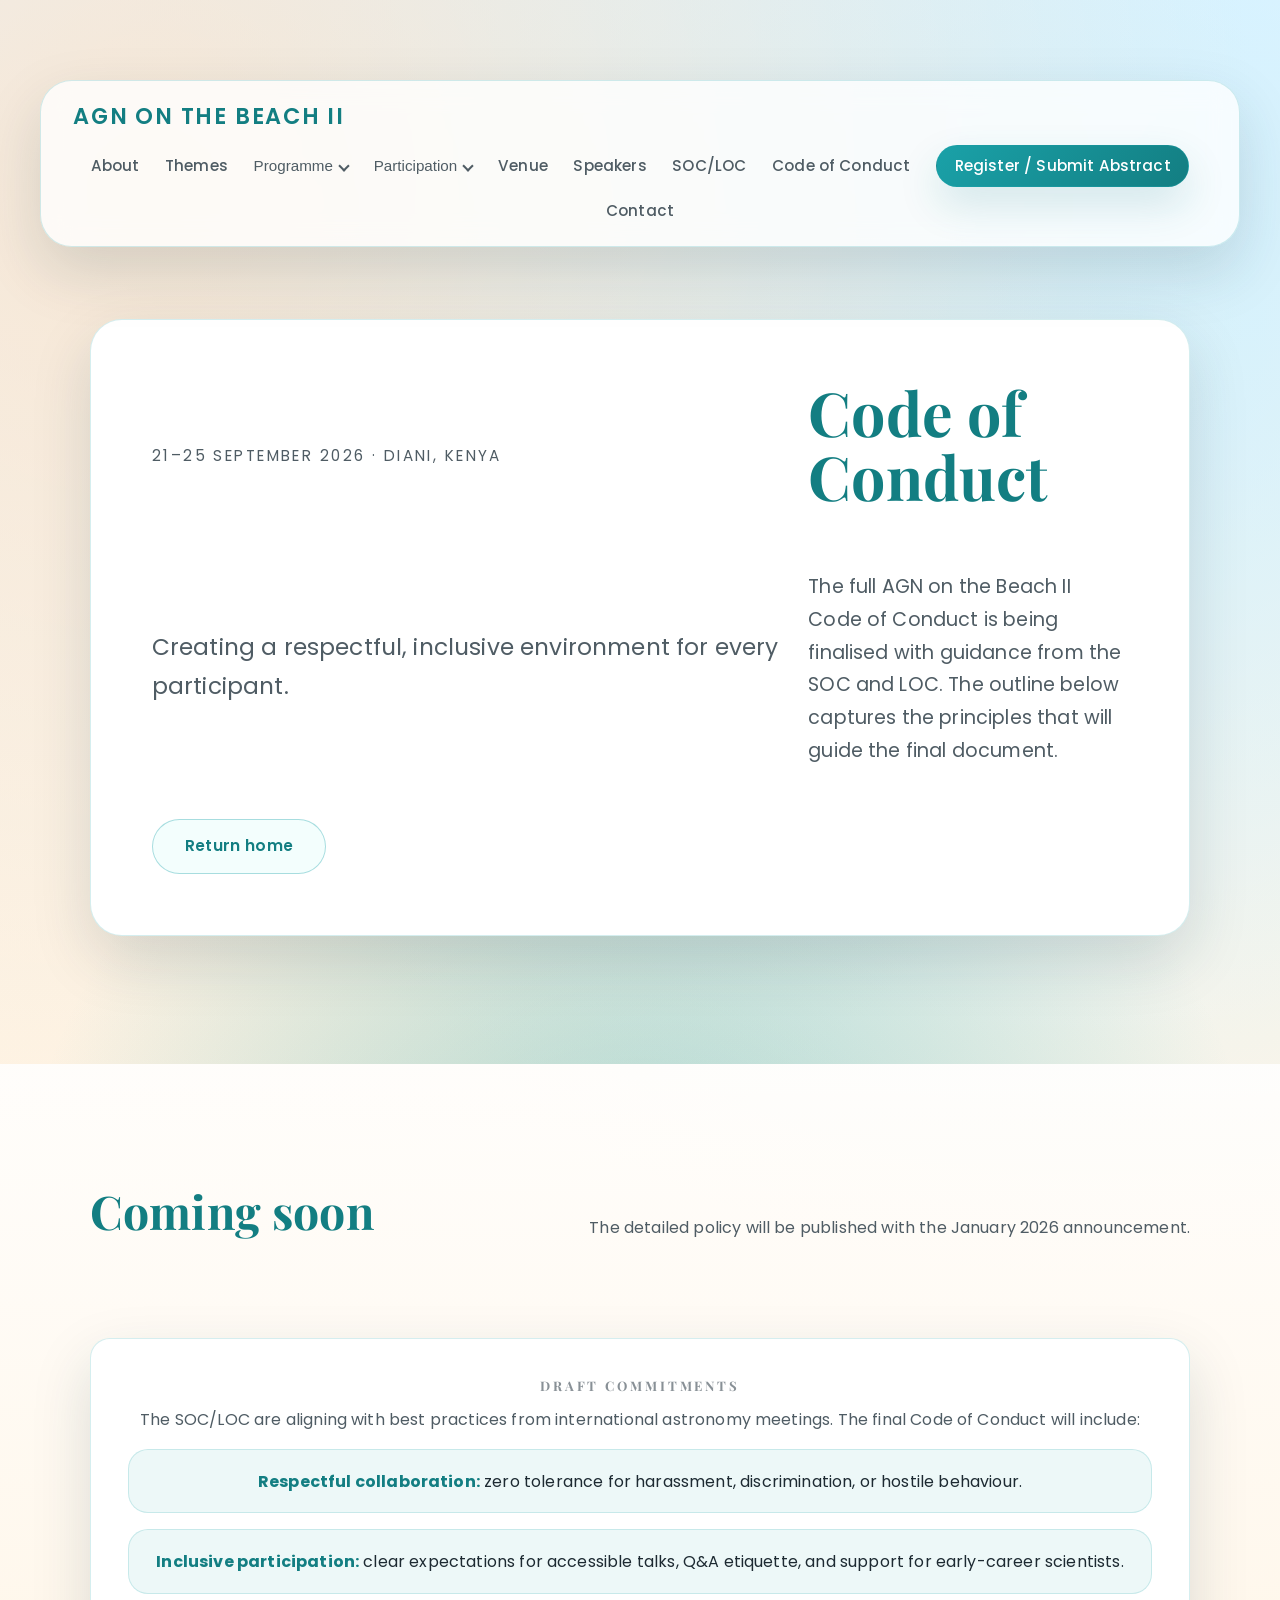
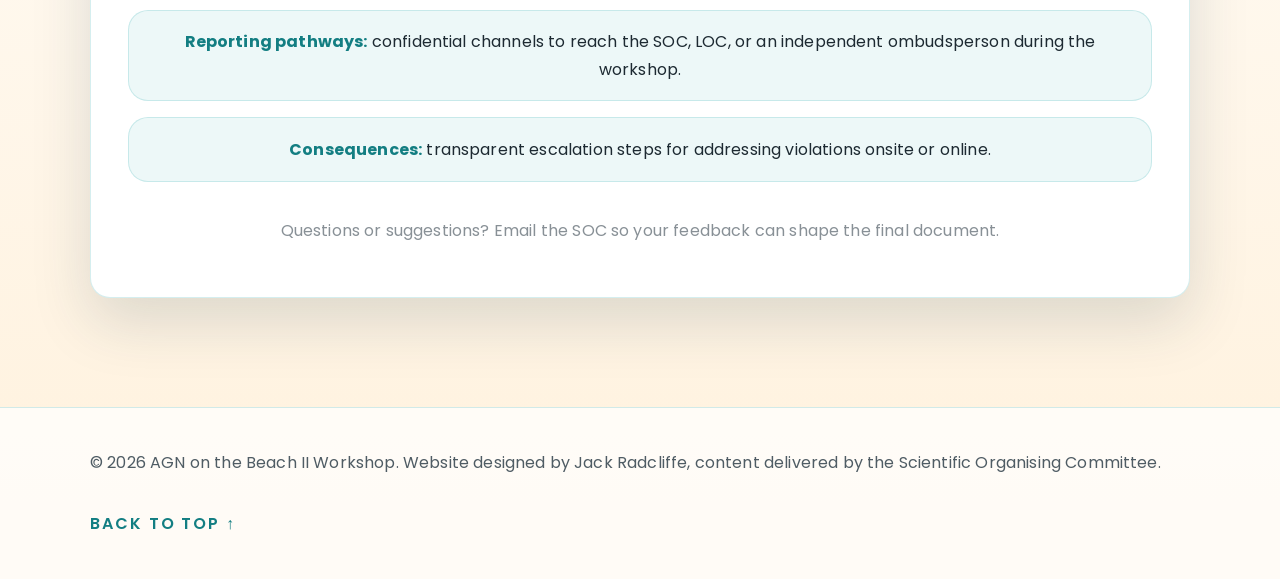
<file: code-of-conduct.html>
<!DOCTYPE html>
<html lang="en">
<head>
    <meta charset="UTF-8">
    <meta name="viewport" content="width=device-width, initial-scale=1.0">
    <title>AGN on the Beach II · Code of Conduct</title>
    <link rel="preconnect" href="https://fonts.googleapis.com">
    <link rel="preconnect" href="https://fonts.gstatic.com" crossorigin>
    <link href="https://fonts.googleapis.com/css2?family=Playfair+Display:wght@400;500;600;700&family=Poppins:wght@300;400;500;600;700&display=swap" rel="stylesheet">
    <link rel="stylesheet" href="assets/css/styles.css">
</head>
<body class="conduct-page">
    <header class="hero" id="top">
        <nav class="nav">
            <a class="logo" href="index.html">AGN on the Beach II</a>
            <button class="nav__toggle" aria-label="Toggle navigation">
                <span></span>
                <span></span>
                <span></span>
            </button>
            <ul class="nav__links">
                <li class="nav__item"><a class="nav__link" href="index.html#about">About</a></li>
                <li class="nav__item"><a class="nav__link" href="index.html#themes">Themes</a></li>
                <li class="nav__item nav__item--dropdown">
                    <button class="nav__link nav__link--dropdown" type="button" aria-haspopup="true" aria-expanded="false">
                        <span class="nav__link-text">Programme</span>
                        <span class="nav__caret" aria-hidden="true"></span>
                    </button>
                    <ul class="nav__dropdown" aria-label="Programme menu">
                        <li><a class="nav__dropdown-link" href="index.html#programme">Overview</a></li>
                        <li><a class="nav__dropdown-link" href="programme.html">Detailed schedule</a></li>
                    </ul>
                </li>
                <li class="nav__item nav__item--dropdown">
                    <button class="nav__link nav__link--dropdown" type="button" aria-haspopup="true" aria-expanded="false">
                        <span class="nav__link-text">Participation</span>
                        <span class="nav__caret" aria-hidden="true"></span>
                    </button>
                    <ul class="nav__dropdown" aria-label="Participation menu">
                        <li><a class="nav__dropdown-link" href="index.html#dates">Key dates</a></li>
                        <li><a class="nav__dropdown-link" href="participants.html">Registered participants</a></li>
                    </ul>
                </li>
                <li class="nav__item"><a class="nav__link" href="index.html#venue">Venue</a></li>
                <li class="nav__item"><a class="nav__link" href="index.html#speakers">Speakers</a></li>
                <li class="nav__item"><a class="nav__link" href="index.html#soc">SOC/LOC</a></li>
                <li class="nav__item"><a class="nav__link" href="code-of-conduct.html">Code of Conduct</a></li>
                <li class="nav__item"><a class="nav__link nav__link--cta" href="https://docs.google.com/forms/d/e/1FAIpQLScFsxsgMVXvBEpg8YYQevuiAPutCHsDCD7st_6bm3HIQUJVCA/viewform" target="_blank" rel="noopener">Register / Submit Abstract</a></li>
                <li class="nav__item"><a class="nav__link" href="index.html#contact">Contact</a></li>
            </ul>
        </nav>
        <div class="hero__content">
            <div class="hero__panel">
                <p class="eyebrow">21–25 September 2026 · Diani, Kenya</p>
                <h1>Code of Conduct</h1>
                <p class="lead">Creating a respectful, inclusive environment for every participant.</p>
                <p class="hero__description">The full AGN on the Beach II Code of Conduct is being finalised with guidance from the SOC and LOC. The outline below captures the principles that will guide the final document.</p>
                <div class="cta-group">
                    <a class="btn btn--ghost" href="index.html">Return home</a>
                </div>
            </div>
        </div>
    </header>

    <main>
        <section class="section" id="conduct">
            <div class="section__inner">
                <div class="section__header">
                    <h2>Coming soon</h2>
                    <p class="section__subhead">The detailed policy will be published with the January 2026 announcement.</p>
                </div>
                <article class="coming-soon-card">
                    <h3>Draft commitments</h3>
                    <p>The SOC/LOC are aligning with best practices from international astronomy meetings. The final Code of Conduct will include:</p>
                    <ul class="key-points">
                        <li><strong>Respectful collaboration:</strong> zero tolerance for harassment, discrimination, or hostile behaviour.</li>
                        <li><strong>Inclusive participation:</strong> clear expectations for accessible talks, Q&A etiquette, and support for early-career scientists.</li>
                        <li><strong>Reporting pathways:</strong> confidential channels to reach the SOC, LOC, or an independent ombudsperson during the workshop.</li>
                        <li><strong>Consequences:</strong> transparent escalation steps for addressing violations onsite or online.</li>
                    </ul>
                    <p class="programme__note">Questions or suggestions? Email the SOC so your feedback can shape the final document.</p>
                </article>
            </div>
        </section>
    </main>

    <footer class="footer">
        <div class="footer__inner">
            <p>&copy; 2026 AGN on the Beach II Workshop. Website designed by Jack Radcliffe, content delivered by the Scientific Organising Committee.</p>
            <a href="#top" class="back-to-top">Back to top ↑</a>
        </div>
    </footer>

    <script>
        const navToggle = document.querySelector('.nav__toggle');
        const navLinks = document.querySelector('.nav__links');
        const dropdownItems = document.querySelectorAll('.nav__item--dropdown');
        const dropdownLinks = document.querySelectorAll('.nav__dropdown-link');

        const closeDropdowns = () => {
            dropdownItems.forEach((item) => {
                const trigger = item.querySelector('.nav__link--dropdown');
                item.classList.remove('nav__item--open');
                if (trigger) {
                    trigger.setAttribute('aria-expanded', 'false');
                }
            });
        };

        if (navToggle && navLinks) {
            navToggle.addEventListener('click', () => {
                const isOpen = navLinks.classList.toggle('nav__links--open');
                navToggle.classList.toggle('nav__toggle--open', isOpen);
                if (!isOpen) {
                    closeDropdowns();
                }
            });
        }

        dropdownItems.forEach((item) => {
            const trigger = item.querySelector('.nav__link--dropdown');
            if (!trigger) return;
            trigger.addEventListener('click', (event) => {
                event.preventDefault();
                const isOpen = item.classList.contains('nav__item--open');
                closeDropdowns();
                if (!isOpen) {
                    item.classList.add('nav__item--open');
                    trigger.setAttribute('aria-expanded', 'true');
                }
            });
        });

        dropdownLinks.forEach((link) => {
            link.addEventListener('click', () => {
                closeDropdowns();
                if (navLinks) {
                    navLinks.classList.remove('nav__links--open');
                }
                if (navToggle) {
                    navToggle.classList.remove('nav__toggle--open');
                }
            });
        });

        document.addEventListener('click', (event) => {
            if (!event.target.closest('.nav')) {
                closeDropdowns();
            }
        });

        document.addEventListener('keydown', (event) => {
            if (event.key === 'Escape') {
                closeDropdowns();
                if (navLinks && navLinks.classList.contains('nav__links--open')) {
                    navLinks.classList.remove('nav__links--open');
                }
                if (navToggle) {
                    navToggle.classList.remove('nav__toggle--open');
                }
            }
        });
    </script>
</body>
</html>
</file>
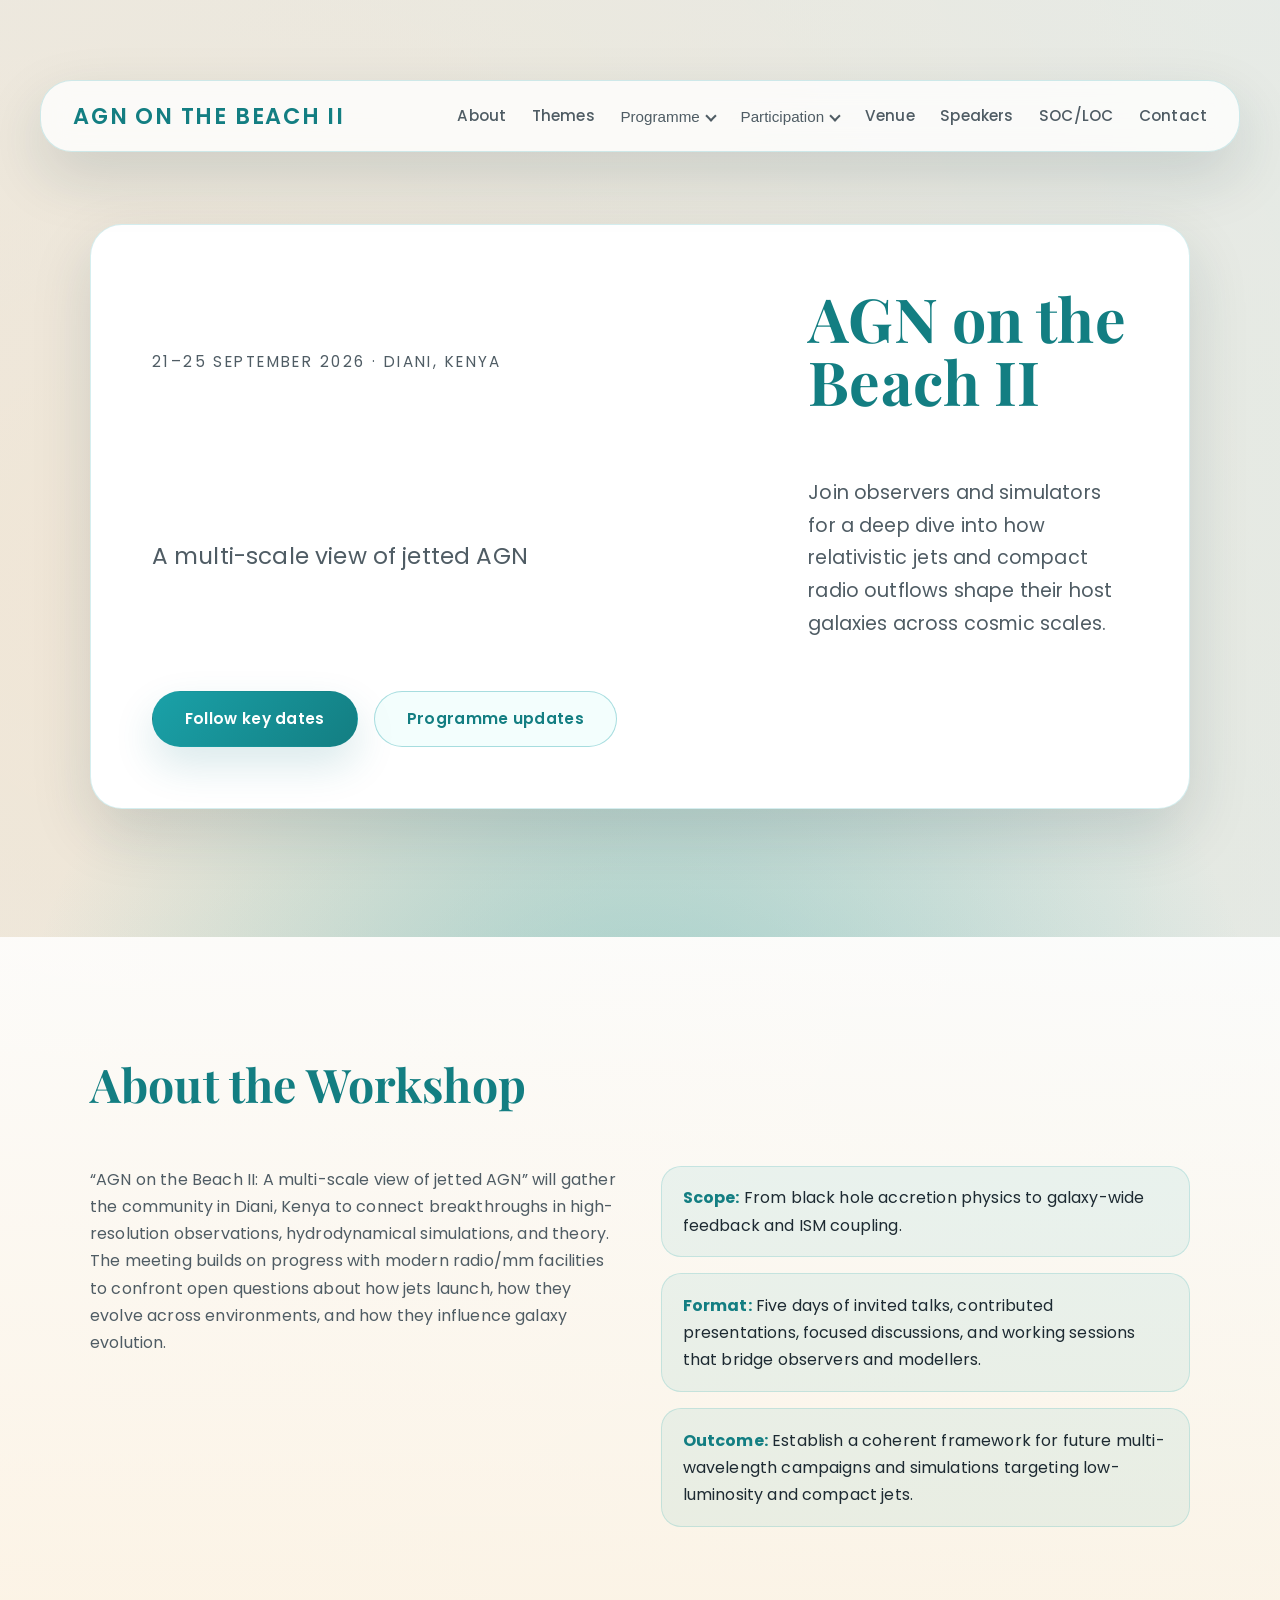
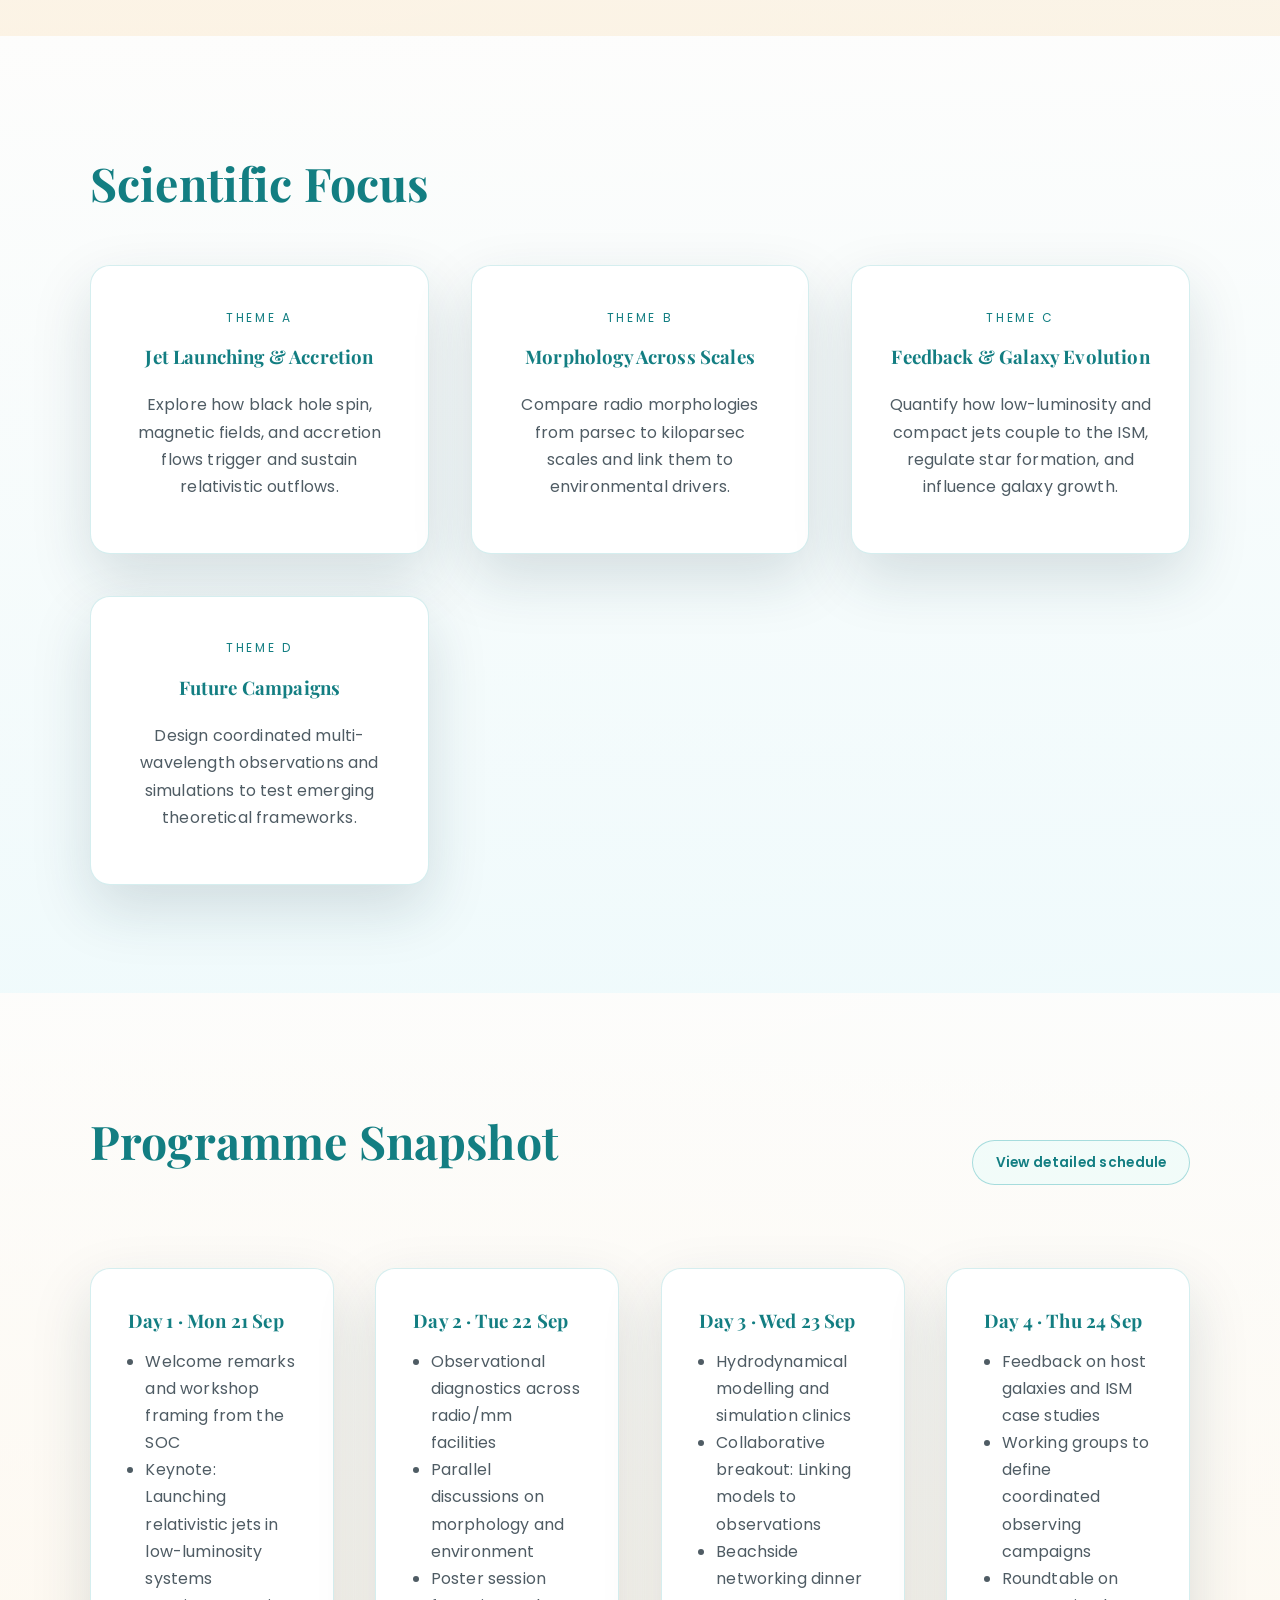
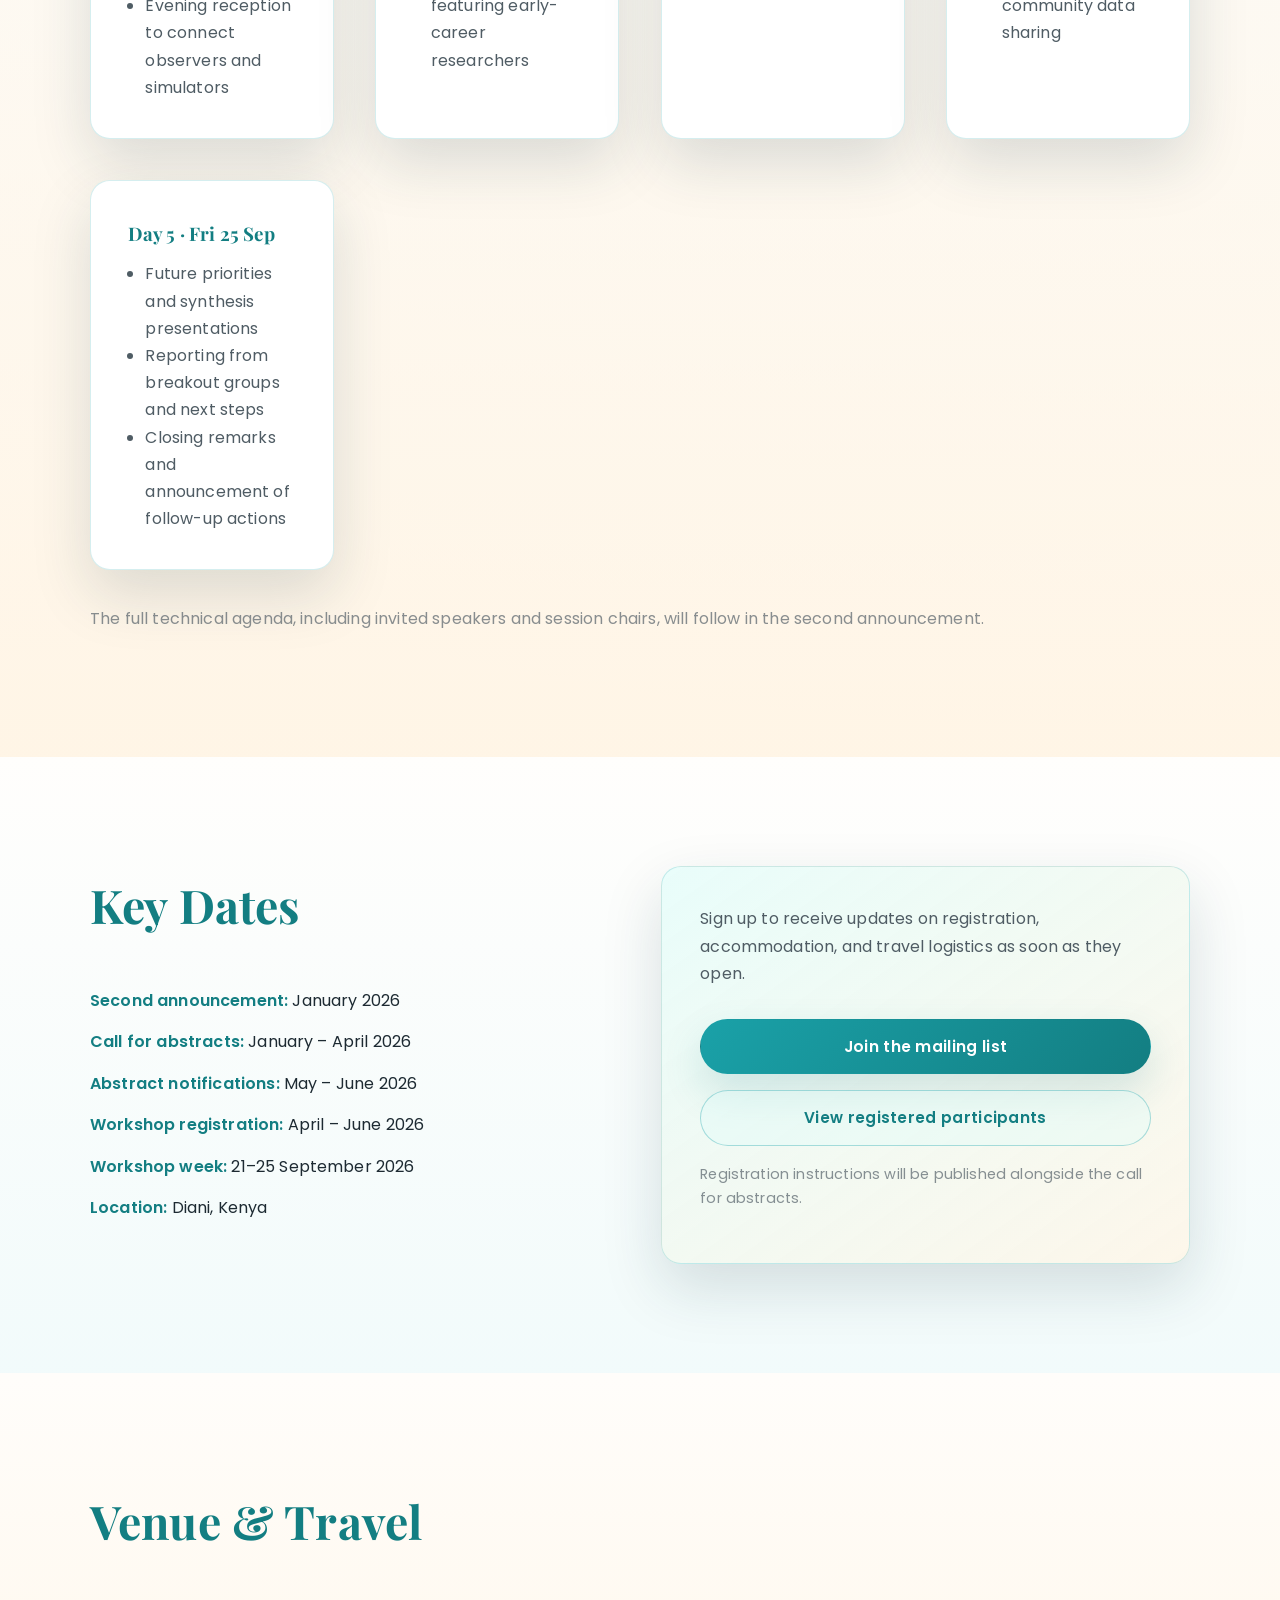
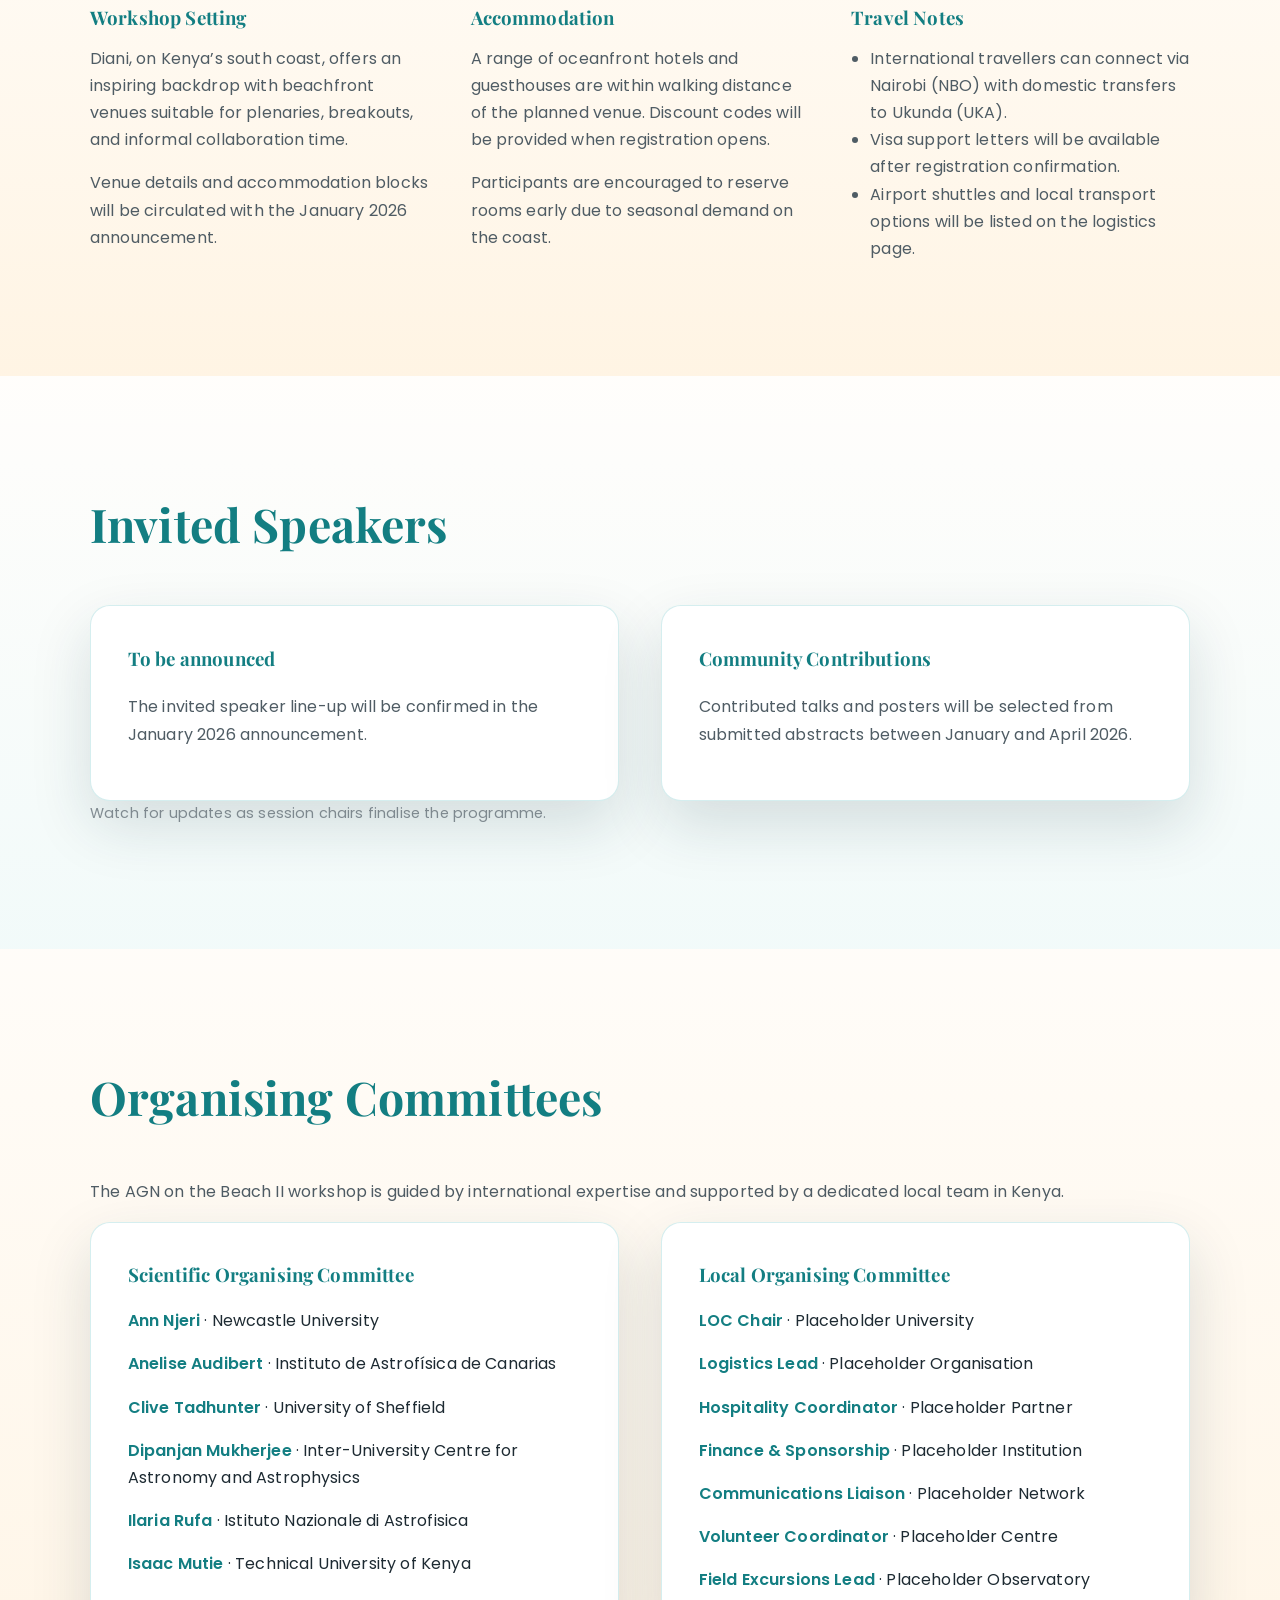
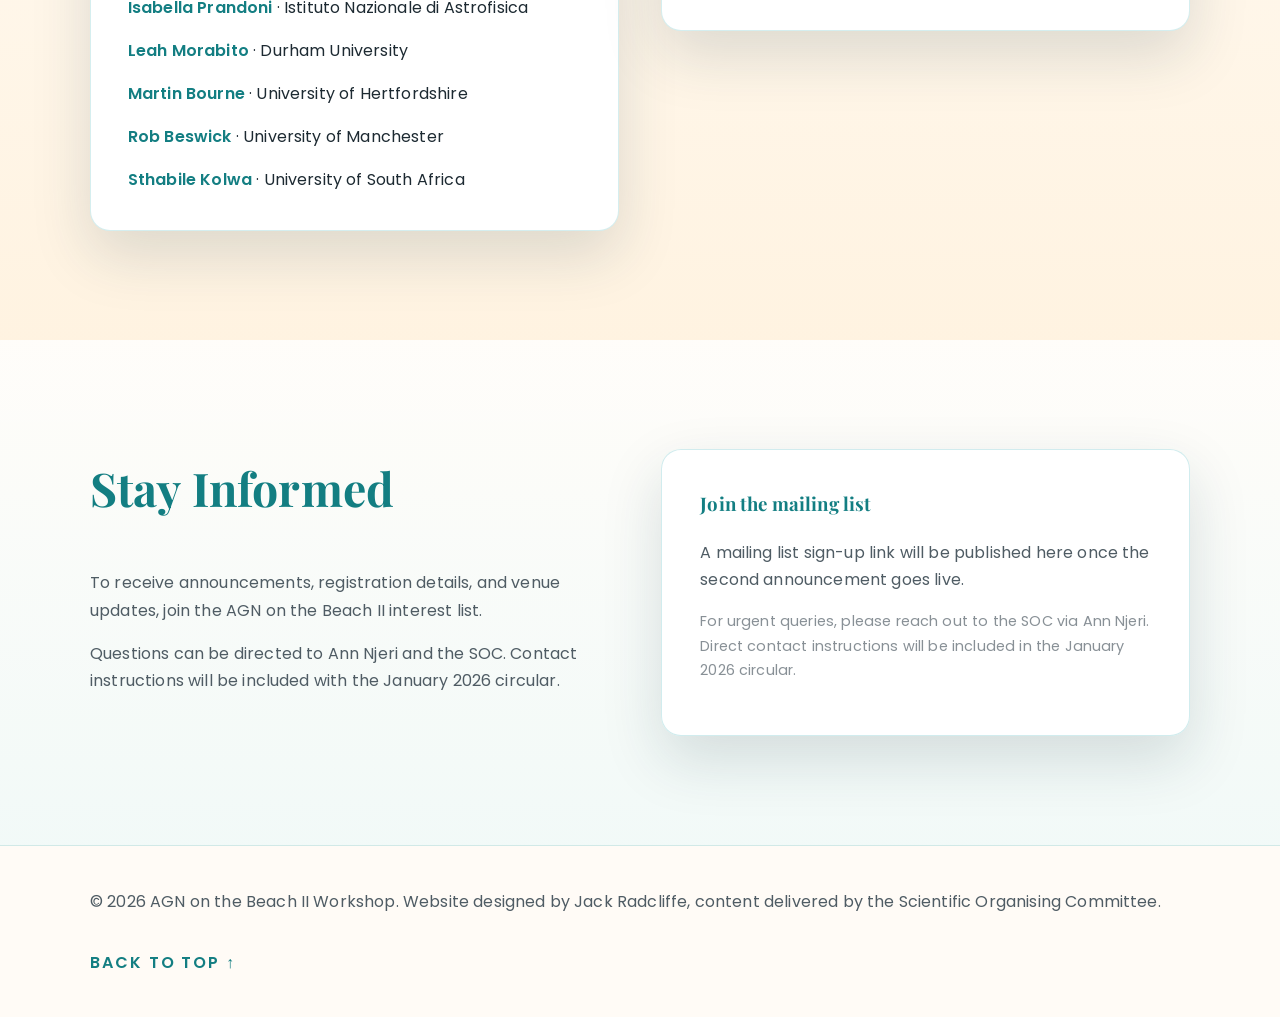
<file: index_original.html>
<!DOCTYPE html>
<html lang="en">
<head>
    <meta charset="UTF-8">
    <meta name="viewport" content="width=device-width, initial-scale=1.0">
    <title>AGN on the Beach II · 21–25 September 2026</title>
    <link rel="preconnect" href="https://fonts.googleapis.com">
    <link rel="preconnect" href="https://fonts.gstatic.com" crossorigin>
    <link href="https://fonts.googleapis.com/css2?family=Playfair+Display:wght@400;500;600;700&family=Poppins:wght@300;400;500;600;700&display=swap" rel="stylesheet">
    <link rel="stylesheet" href="assets/css/styles.css">
</head>
<body>
    <header class="hero" id="top">
        <nav class="nav">
            <a class="logo" href="#top">AGN on the Beach II</a>
            <button class="nav__toggle" aria-label="Toggle navigation">
                <span></span>
                <span></span>
                <span></span>
            </button>
            <ul class="nav__links">
                <li class="nav__item"><a class="nav__link" href="#about">About</a></li>
                <li class="nav__item"><a class="nav__link" href="#themes">Themes</a></li>
                <li class="nav__item nav__item--dropdown">
                    <button class="nav__link nav__link--dropdown" type="button" aria-haspopup="true" aria-expanded="false">
                        <span class="nav__link-text">Programme</span>
                        <span class="nav__caret" aria-hidden="true"></span>
                    </button>
                    <ul class="nav__dropdown" aria-label="Programme menu">
                        <li><a class="nav__dropdown-link" href="#programme">Overview</a></li>
                        <li><a class="nav__dropdown-link" href="programme.html">Detailed schedule</a></li>
                    </ul>
                </li>
                <li class="nav__item nav__item--dropdown">
                    <button class="nav__link nav__link--dropdown" type="button" aria-haspopup="true" aria-expanded="false">
                        <span class="nav__link-text">Participation</span>
                        <span class="nav__caret" aria-hidden="true"></span>
                    </button>
                    <ul class="nav__dropdown" aria-label="Participation menu">
                        <li><a class="nav__dropdown-link" href="#dates">Key dates</a></li>
                        <li><a class="nav__dropdown-link" href="participants.html">Registered participants</a></li>
                    </ul>
                </li>
                <li class="nav__item"><a class="nav__link" href="#venue">Venue</a></li>
                <li class="nav__item"><a class="nav__link" href="#speakers">Speakers</a></li>
                <li class="nav__item"><a class="nav__link" href="#soc">SOC/LOC</a></li>
                <li class="nav__item"><a class="nav__link" href="#contact">Contact</a></li>
            </ul>
        </nav>
        <div class="hero__content">
            <div class="hero__panel">
                <p class="eyebrow">21–25 September 2026 · Diani, Kenya</p>
                <h1>AGN on the Beach II</h1>
                <p class="lead">A multi-scale view of jetted AGN</p>
                <p class="hero__description">Join observers and simulators for a deep dive into how relativistic jets and compact radio outflows shape their host galaxies across cosmic scales.</p>
                <div class="cta-group">
                    <a class="btn btn--primary" href="#dates">Follow key dates</a>
                    <a class="btn btn--ghost" href="programme.html">Programme updates</a>
                </div>
            </div>
        </div>
    </header>

    <main>
        <section class="section about" id="about">
            <div class="section__inner">
                <h2>About the Workshop</h2>
                <div class="about__grid">
                    <p>“AGN on the Beach II: A multi-scale view of jetted AGN” will gather the community in Diani, Kenya to connect breakthroughs in high-resolution observations, hydrodynamical simulations, and theory. The meeting builds on progress with modern radio/mm facilities to confront open questions about how jets launch, how they evolve across environments, and how they influence galaxy evolution.</p>
                    <ul class="key-points">
                        <li><strong>Scope:</strong> From black hole accretion physics to galaxy-wide feedback and ISM coupling.</li>
                        <li><strong>Format:</strong> Five days of invited talks, contributed presentations, focused discussions, and working sessions that bridge observers and modellers.</li>
                        <li><strong>Outcome:</strong> Establish a coherent framework for future multi-wavelength campaigns and simulations targeting low-luminosity and compact jets.</li>
                    </ul>
                </div>
            </div>
        </section>

        <section class="section timeline" id="themes">
            <div class="section__inner">
                <h2>Scientific Focus</h2>
                <div class="timeline__grid">
                    <div class="timeline__item">
                        <span class="timeline__label">Theme A</span>
                        <h3>Jet Launching &amp; Accretion</h3>
                        <p>Explore how black hole spin, magnetic fields, and accretion flows trigger and sustain relativistic outflows.</p>
                    </div>
                    <div class="timeline__item">
                        <span class="timeline__label">Theme B</span>
                        <h3>Morphology Across Scales</h3>
                        <p>Compare radio morphologies from parsec to kiloparsec scales and link them to environmental drivers.</p>
                    </div>
                    <div class="timeline__item">
                        <span class="timeline__label">Theme C</span>
                        <h3>Feedback &amp; Galaxy Evolution</h3>
                        <p>Quantify how low-luminosity and compact jets couple to the ISM, regulate star formation, and influence galaxy growth.</p>
                    </div>
                    <div class="timeline__item">
                        <span class="timeline__label">Theme D</span>
                        <h3>Future Campaigns</h3>
                        <p>Design coordinated multi-wavelength observations and simulations to test emerging theoretical frameworks.</p>
                    </div>
                </div>
            </div>
        </section>

        <section class="section programme" id="programme">
            <div class="section__inner">
                <div class="section__header">
                    <h2>Programme Snapshot</h2>
                    <a class="btn btn--ghost btn--compact" href="programme.html">View detailed schedule</a>
                </div>
                <div class="programme__grid">
                    <div class="programme__day">
                        <h3>Day 1 · Mon 21 Sep</h3>
                        <ul>
                            <li>Welcome remarks and workshop framing from the SOC</li>
                            <li>Keynote: Launching relativistic jets in low-luminosity systems</li>
                            <li>Evening reception to connect observers and simulators</li>
                        </ul>
                    </div>
                    <div class="programme__day">
                        <h3>Day 2 · Tue 22 Sep</h3>
                        <ul>
                            <li>Observational diagnostics across radio/mm facilities</li>
                            <li>Parallel discussions on morphology and environment</li>
                            <li>Poster session featuring early-career researchers</li>
                        </ul>
                    </div>
                    <div class="programme__day">
                        <h3>Day 3 · Wed 23 Sep</h3>
                        <ul>
                            <li>Hydrodynamical modelling and simulation clinics</li>
                            <li>Collaborative breakout: Linking models to observations</li>
                            <li>Beachside networking dinner</li>
                        </ul>
                    </div>
                    <div class="programme__day">
                        <h3>Day 4 · Thu 24 Sep</h3>
                        <ul>
                            <li>Feedback on host galaxies and ISM case studies</li>
                            <li>Working groups to define coordinated observing campaigns</li>
                            <li>Roundtable on community data sharing</li>
                        </ul>
                    </div>
                    <div class="programme__day">
                        <h3>Day 5 · Fri 25 Sep</h3>
                        <ul>
                            <li>Future priorities and synthesis presentations</li>
                            <li>Reporting from breakout groups and next steps</li>
                            <li>Closing remarks and announcement of follow-up actions</li>
                        </ul>
                    </div>
                </div>
                <p class="programme__note">The full technical agenda, including invited speakers and session chairs, will follow in the second announcement.</p>
            </div>
        </section>

        <section class="section registration" id="dates">
            <div class="section__inner registration__inner">
                <div>
                    <h2>Key Dates</h2>
                    <ul class="deadline-list">
                        <li><span>Second announcement:</span> January 2026</li>
                        <li><span>Call for abstracts:</span> January – April 2026</li>
                        <li><span>Abstract notifications:</span> May – June 2026</li>
                        <li><span>Workshop registration:</span> April – June 2026</li>
                        <li><span>Workshop week:</span> 21–25 September 2026</li>
                        <li><span>Location:</span> Diani, Kenya</li>
                    </ul>
                </div>
                <div class="registration__cta">
                    <p>Sign up to receive updates on registration, accommodation, and travel logistics as soon as they open.</p>
                    <a class="btn btn--primary" href="#contact">Join the mailing list</a>
                    <a class="btn btn--ghost btn--full" href="participants.html">View registered participants</a>
                    <p class="footnote">Registration instructions will be published alongside the call for abstracts.</p>
                </div>
            </div>
        </section>

        <section class="section venue" id="venue">
            <div class="section__inner">
                <h2>Venue &amp; Travel</h2>
                <div class="venue__grid">
                    <div>
                        <h3>Workshop Setting</h3>
                        <p>Diani, on Kenya’s south coast, offers an inspiring backdrop with beachfront venues suitable for plenaries, breakouts, and informal collaboration time.</p>
                        <p>Venue details and accommodation blocks will be circulated with the January 2026 announcement.</p>
                    </div>
                    <div>
                        <h3>Accommodation</h3>
                        <p>A range of oceanfront hotels and guesthouses are within walking distance of the planned venue. Discount codes will be provided when registration opens.</p>
                        <p>Participants are encouraged to reserve rooms early due to seasonal demand on the coast.</p>
                    </div>
                    <div>
                        <h3>Travel Notes</h3>
                        <ul>
                            <li>International travellers can connect via Nairobi (NBO) with domestic transfers to Ukunda (UKA).</li>
                            <li>Visa support letters will be available after registration confirmation.</li>
                            <li>Airport shuttles and local transport options will be listed on the logistics page.</li>
                        </ul>
                    </div>
                </div>
            </div>
        </section>

        <section class="section speakers" id="speakers">
            <div class="section__inner">
                <h2>Invited Speakers</h2>
                <div class="card-grid card-grid--people">
                    <article class="card person">
                        <h3>To be announced</h3>
                        <p>The invited speaker line-up will be confirmed in the January 2026 announcement.</p>
                    </article>
                    <article class="card person">
                        <h3>Community Contributions</h3>
                        <p>Contributed talks and posters will be selected from submitted abstracts between January and April 2026.</p>
                    </article>
                </div>
                <p class="footnote">Watch for updates as session chairs finalise the programme.</p>
            </div>
        </section>

        <section class="section committees" id="soc">
            <div class="section__inner">
                <div class="committees__header">
                    <div>
                        <h2>Organising Committees</h2>
                        <p>The AGN on the Beach II workshop is guided by international expertise and supported by a dedicated local team in Kenya.</p>
                    </div>
                </div>
                <div class="committees__grid committees__grid--dual">
                    <div class="committee">
                        <h3>Scientific Organising Committee</h3>
                        <ul class="committee__list">
                            <li><strong>Ann Njeri</strong> · Newcastle University</li>
                            <li><strong>Anelise Audibert</strong> · Instituto de Astrofísica de Canarias</li>
                            <li><strong>Clive Tadhunter</strong> · University of Sheffield</li>
                            <li><strong>Dipanjan Mukherjee</strong> · Inter-University Centre for Astronomy and Astrophysics</li>
                            <li><strong>Ilaria Rufa</strong> · Istituto Nazionale di Astrofisica</li>
                            <li><strong>Isaac Mutie</strong> · Technical University of Kenya</li>
                            <li><strong>Isabella Prandoni</strong> · Istituto Nazionale di Astrofisica</li>
                            <li><strong>Leah Morabito</strong> · Durham University</li>
                            <li><strong>Martin Bourne</strong> · University of Hertfordshire</li>
                            <li><strong>Rob Beswick</strong> · University of Manchester</li>
                            <li><strong>Sthabile Kolwa</strong> · University of South Africa</li>
                        </ul>
                    </div>
                    <div class="committee">
                        <h3>Local Organising Committee</h3>
                        <ul class="committee__list">
                            <li><strong>LOC Chair</strong> · Placeholder University</li>
                            <li><strong>Logistics Lead</strong> · Placeholder Organisation</li>
                            <li><strong>Hospitality Coordinator</strong> · Placeholder Partner</li>
                            <li><strong>Finance &amp; Sponsorship</strong> · Placeholder Institution</li>
                            <li><strong>Communications Liaison</strong> · Placeholder Network</li>
                            <li><strong>Volunteer Coordinator</strong> · Placeholder Centre</li>
                            <li><strong>Field Excursions Lead</strong> · Placeholder Observatory</li>
                        </ul>
                    </div>
                </div>
            </div>
        </section>

        <section class="section contact" id="contact">
            <div class="section__inner contact__inner">
                <div>
                    <h2>Stay Informed</h2>
                    <p>To receive announcements, registration details, and venue updates, join the AGN on the Beach II interest list.</p>
                    <p>Questions can be directed to Ann Njeri and the SOC. Contact instructions will be included with the January 2026 circular.</p>
                </div>
                <div class="contact__form form">
                    <h3>Join the mailing list</h3>
                    <p>A mailing list sign-up link will be published here once the second announcement goes live.</p>
                    <p class="footnote">For urgent queries, please reach out to the SOC via Ann Njeri. Direct contact instructions will be included in the January 2026 circular.</p>
                </div>
            </div>
        </section>
    </main>

    <footer class="footer">
        <div class="footer__inner">
            <p>&copy; 2026 AGN on the Beach II Workshop. Website designed by Jack Radcliffe, content delivered by the Scientific Organising Committee.</p>
            <a href="#top" class="back-to-top">Back to top ↑</a>
        </div>
    </footer>

    <script>
        const navToggle = document.querySelector('.nav__toggle');
        const navLinks = document.querySelector('.nav__links');
        const dropdownItems = document.querySelectorAll('.nav__item--dropdown');
        const dropdownLinks = document.querySelectorAll('.nav__dropdown-link');

        const closeDropdowns = () => {
            dropdownItems.forEach((item) => {
                const trigger = item.querySelector('.nav__link--dropdown');
                item.classList.remove('nav__item--open');
                if (trigger) {
                    trigger.setAttribute('aria-expanded', 'false');
                }
            });
        };

        if (navToggle && navLinks) {
            navToggle.addEventListener('click', () => {
                const isOpen = navLinks.classList.toggle('nav__links--open');
                navToggle.classList.toggle('nav__toggle--open', isOpen);
                if (!isOpen) {
                    closeDropdowns();
                }
            });
        }

        dropdownItems.forEach((item) => {
            const trigger = item.querySelector('.nav__link--dropdown');
            if (!trigger) return;
            trigger.addEventListener('click', (event) => {
                event.preventDefault();
                const isOpen = item.classList.contains('nav__item--open');
                closeDropdowns();
                if (!isOpen) {
                    item.classList.add('nav__item--open');
                    trigger.setAttribute('aria-expanded', 'true');
                }
            });
        });

        dropdownLinks.forEach((link) => {
            link.addEventListener('click', () => {
                closeDropdowns();
                if (navLinks) {
                    navLinks.classList.remove('nav__links--open');
                }
                if (navToggle) {
                    navToggle.classList.remove('nav__toggle--open');
                }
            });
        });

        document.addEventListener('click', (event) => {
            if (!event.target.closest('.nav')) {
                closeDropdowns();
            }
        });

        document.addEventListener('keydown', (event) => {
            if (event.key === 'Escape') {
                closeDropdowns();
                if (navLinks && navLinks.classList.contains('nav__links--open')) {
                    navLinks.classList.remove('nav__links--open');
                }
                if (navToggle) {
                    navToggle.classList.remove('nav__toggle--open');
                }
            }
        });
    </script>
</body>
</html>
</file>
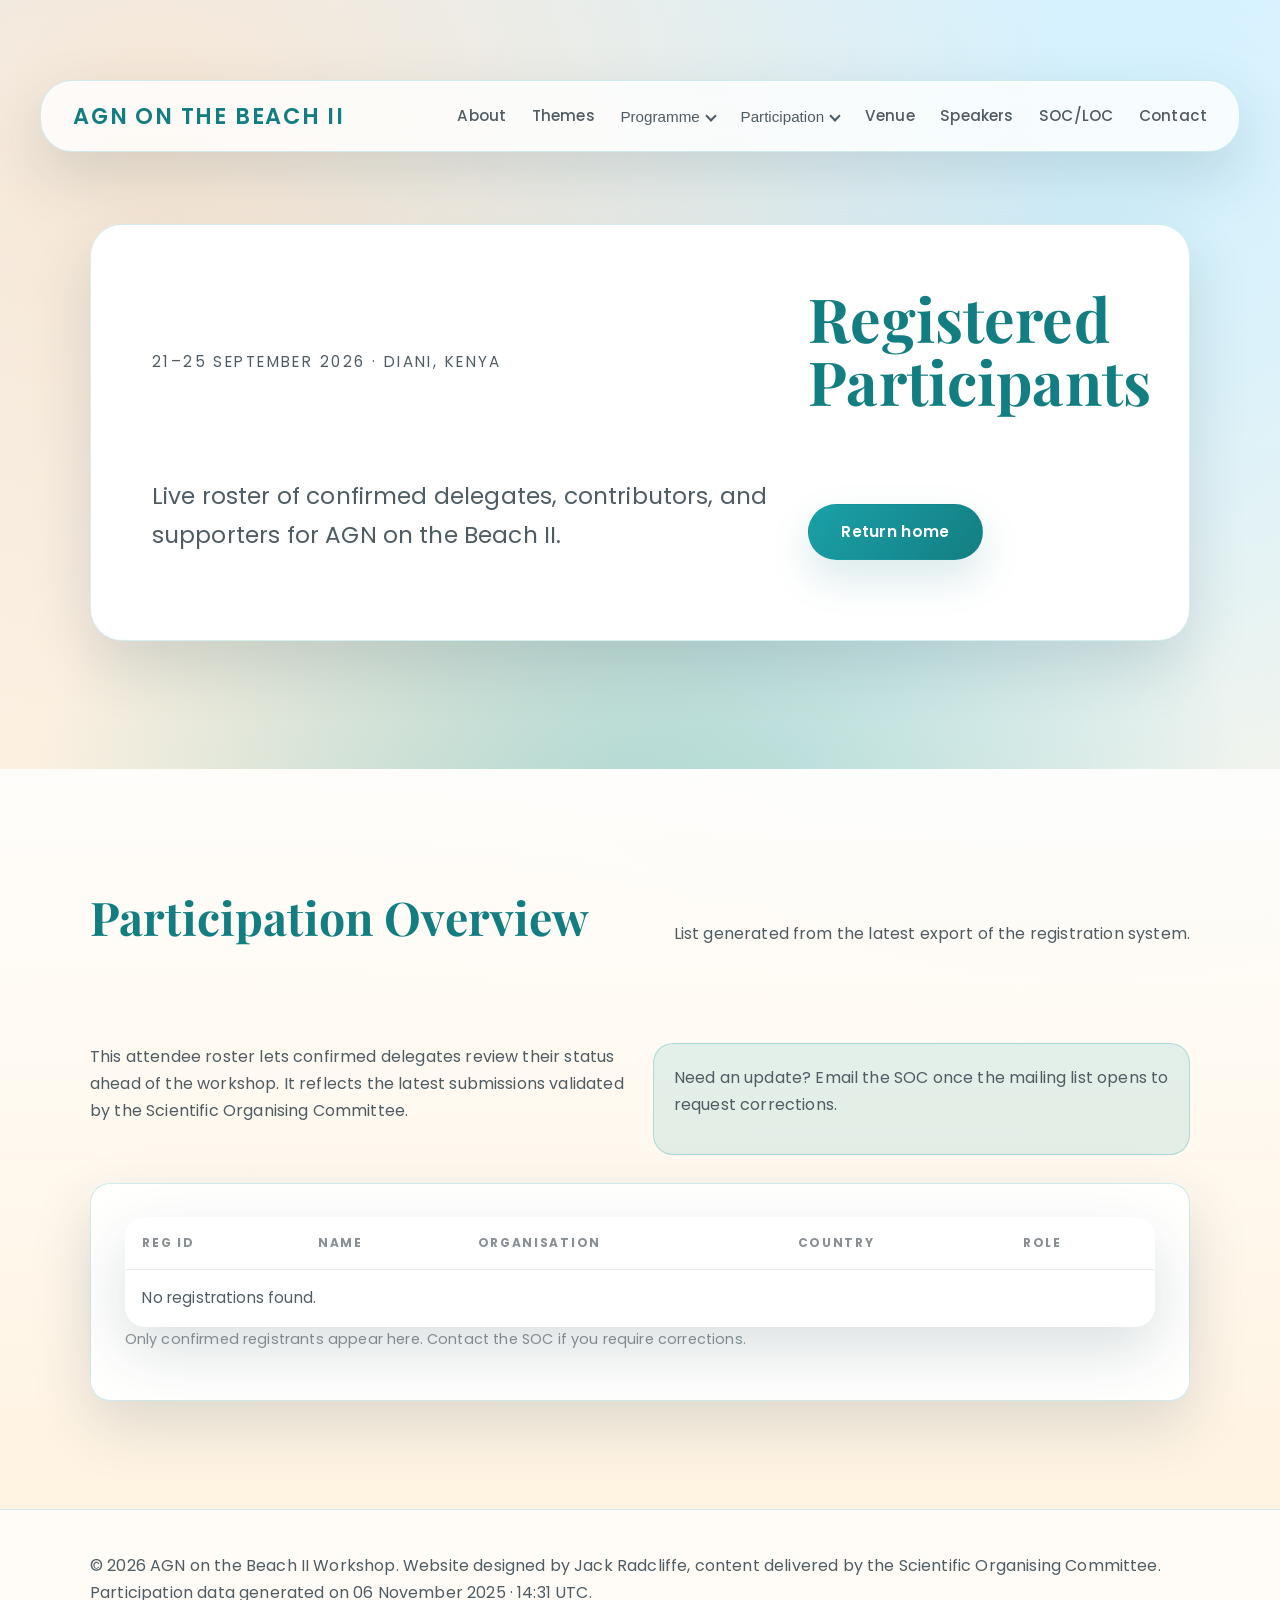
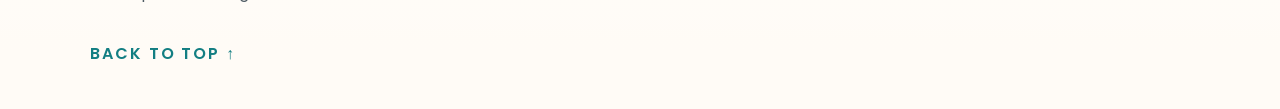
<file: participants.html>
<!DOCTYPE html>
<html lang="en">
<head>
    <meta charset="UTF-8">
    <meta name="viewport" content="width=device-width, initial-scale=1.0">
    <title>AGN on the Beach II · Registered Participants</title>
    <link rel="preconnect" href="https://fonts.googleapis.com">
    <link rel="preconnect" href="https://fonts.gstatic.com" crossorigin>
    <link href="https://fonts.googleapis.com/css2?family=Playfair+Display:wght@400;500;600;700&family=Poppins:wght@300;400;500;600;700&display=swap" rel="stylesheet">
    <link rel="stylesheet" href="assets/css/styles.css">
</head>
<body class="participants-page ">
    <header class="hero" id="top">
        <nav class="nav">
            <a class="logo" href="index.html">AGN on the Beach II</a>
            <button class="nav__toggle" aria-label="Toggle navigation">
                <span></span>
                <span></span>
                <span></span>
            </button>
            <ul class="nav__links">
                <li class="nav__item"><a class="nav__link" href="index.html#about">About</a></li>
                <li class="nav__item"><a class="nav__link" href="index.html#themes">Themes</a></li>
                <li class="nav__item nav__item--dropdown">
                    <button class="nav__link nav__link--dropdown" type="button" aria-haspopup="true" aria-expanded="false">
                        <span class="nav__link-text">Programme</span>
                        <span class="nav__caret" aria-hidden="true"></span>
                    </button>
                    <ul class="nav__dropdown" aria-label="Programme menu">
                        <li><a class="nav__dropdown-link" href="index.html#programme">Overview</a></li>
                        <li><a class="nav__dropdown-link" href="programme.html">Detailed schedule</a></li>
                    </ul>
                </li>
                <li class="nav__item nav__item--dropdown">
                    <button class="nav__link nav__link--dropdown" type="button" aria-haspopup="true" aria-expanded="false">
                        <span class="nav__link-text">Participation</span>
                        <span class="nav__caret" aria-hidden="true"></span>
                    </button>
                    <ul class="nav__dropdown" aria-label="Participation menu">
                        <li><a class="nav__dropdown-link" href="index.html#dates">Key dates</a></li>
                        <li><a class="nav__dropdown-link" href="participants.html">Registered participants</a></li>
                    </ul>
                </li>
                <li class="nav__item"><a class="nav__link" href="index.html#venue">Venue</a></li>
                <li class="nav__item"><a class="nav__link" href="index.html#speakers">Speakers</a></li>
                <li class="nav__item"><a class="nav__link" href="index.html#soc">SOC/LOC</a></li>
                <li class="nav__item"><a class="nav__link" href="index.html#contact">Contact</a></li>
            </ul>
        </nav>
        <div class="hero__content">
            <div class="hero__panel">
                <p class="eyebrow">21–25 September 2026 · Diani, Kenya</p>
                <h1>Registered Participants</h1>
                <p class="lead">Live roster of confirmed delegates, contributors, and supporters for AGN on the Beach II.</p>
                
                <div class="cta-group">
                    <a class="btn btn--primary" href="index.html">Return home</a>
                </div>
            </div>
        </div>
    </header>

    <main>
        <section class="section section--participants">
            <div class="section__inner">
                <div class="section__header">
                    <h2>Participation Overview</h2>
                    <p class="section__subhead">List generated from the latest export of the registration system.</p>
                </div>
                <div class="participants-intro">
                    <div class="participants-intro__content">
                        <p>This attendee roster lets confirmed delegates review their status ahead of the workshop. It reflects the latest submissions validated by the Scientific Organising Committee.</p>
                    </div>
                    <aside class="participants-intro__note">
                        <p>Need an update? Email the SOC once the mailing list opens to request corrections.</p>
                    </aside>
                </div>
                <div class="participants-table-wrapper">
                    <table class="participants-table">
                        <thead>
                            <tr>
                                <th scope="col">Reg ID</th>
                                <th scope="col">Name</th>
                                <th scope="col">Organisation</th>
                                <th scope="col">Country</th>
                                <th scope="col">Role</th>
                            </tr>
                        </thead>
                        <tbody>
                            <tr><td colspan="5">No registrations found.</td></tr>
                        </tbody>
                    </table>
                    <p class="footnote">Only confirmed registrants appear here. Contact the SOC if you require corrections.</p>
                </div>
            </div>
        </section>
    </main>

    <footer class="footer">
        <div class="footer__inner">
            <p>&copy; 2026 AGN on the Beach II Workshop.  Website designed by Jack Radcliffe, content delivered by the Scientific Organising Committee.<br/>Participation data generated on 06 November 2025 · 14:31 UTC.</p>
            <a href="#top" class="back-to-top">Back to top ↑</a>
        </div>
    </footer>

    <script>
        const navToggle = document.querySelector('.nav__toggle');
        const navLinks = document.querySelector('.nav__links');
        const dropdownItems = document.querySelectorAll('.nav__item--dropdown');
        const dropdownLinks = document.querySelectorAll('.nav__dropdown-link');

        const closeDropdowns = () => {
            dropdownItems.forEach((item) => {
                const trigger = item.querySelector('.nav__link--dropdown');
                item.classList.remove('nav__item--open');
                if (trigger) {
                    trigger.setAttribute('aria-expanded', 'false');
                }
            });
        };

        if (navToggle && navLinks) {
            navToggle.addEventListener('click', () => {
                const isOpen = navLinks.classList.toggle('nav__links--open');
                navToggle.classList.toggle('nav__toggle--open', isOpen);
                if (!isOpen) {
                    closeDropdowns();
                }
            });
        }

        dropdownItems.forEach((item) => {
            const trigger = item.querySelector('.nav__link--dropdown');
            if (!trigger) return;
            trigger.addEventListener('click', (event) => {
                event.preventDefault();
                const isOpen = item.classList.contains('nav__item--open');
                closeDropdowns();
                if (!isOpen) {
                    item.classList.add('nav__item--open');
                    trigger.setAttribute('aria-expanded', 'true');
                }
            });
        });

        dropdownLinks.forEach((link) => {
            link.addEventListener('click', () => {
                closeDropdowns();
                if (navLinks) {
                    navLinks.classList.remove('nav__links--open');
                }
                if (navToggle) {
                    navToggle.classList.remove('nav__toggle--open');
                }
            });
        });

        document.addEventListener('click', (event) => {
            if (!event.target.closest('.nav')) {
                closeDropdowns();
            }
        });

        document.addEventListener('keydown', (event) => {
            if (event.key === 'Escape') {
                closeDropdowns();
                if (navLinks && navLinks.classList.contains('nav__links--open')) {
                    navLinks.classList.remove('nav__links--open');
                }
                if (navToggle) {
                    navToggle.classList.remove('nav__toggle--open');
                }
            }
        });
    </script>
</body>
</html>
</file>
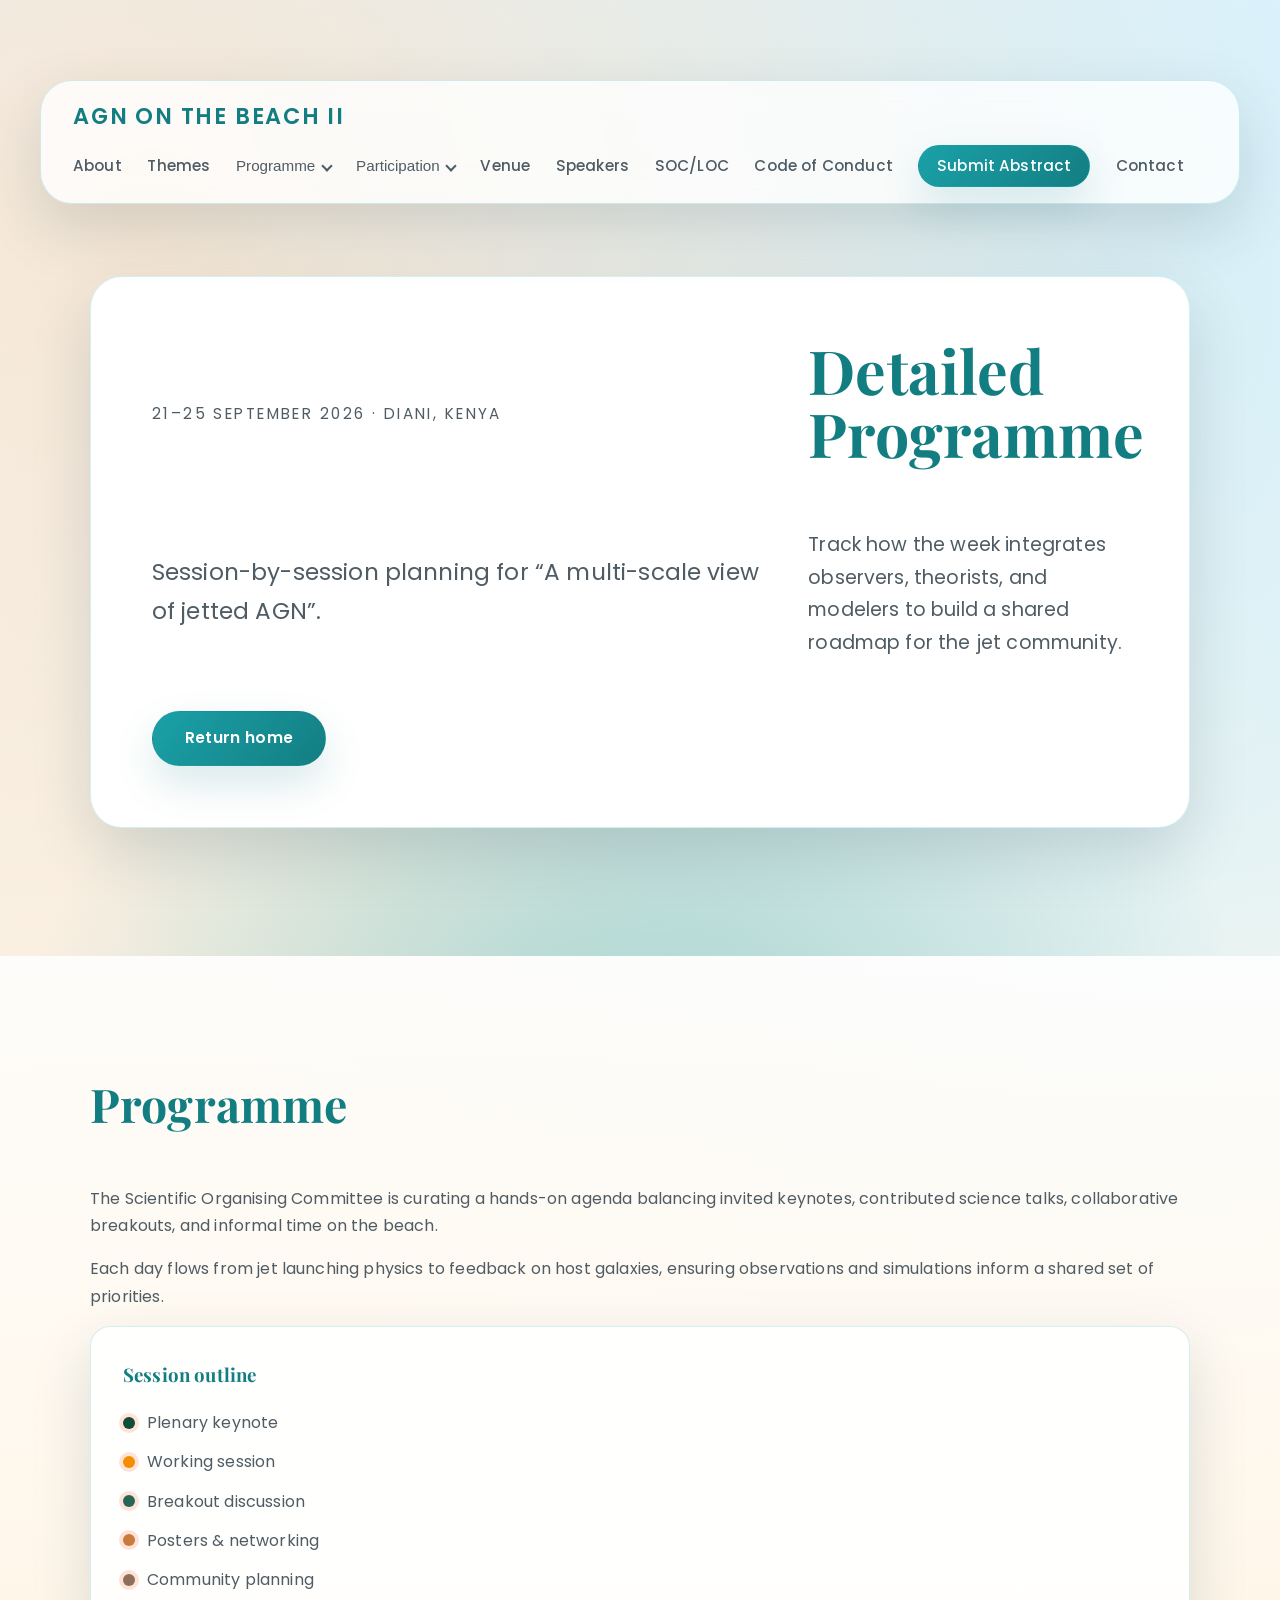
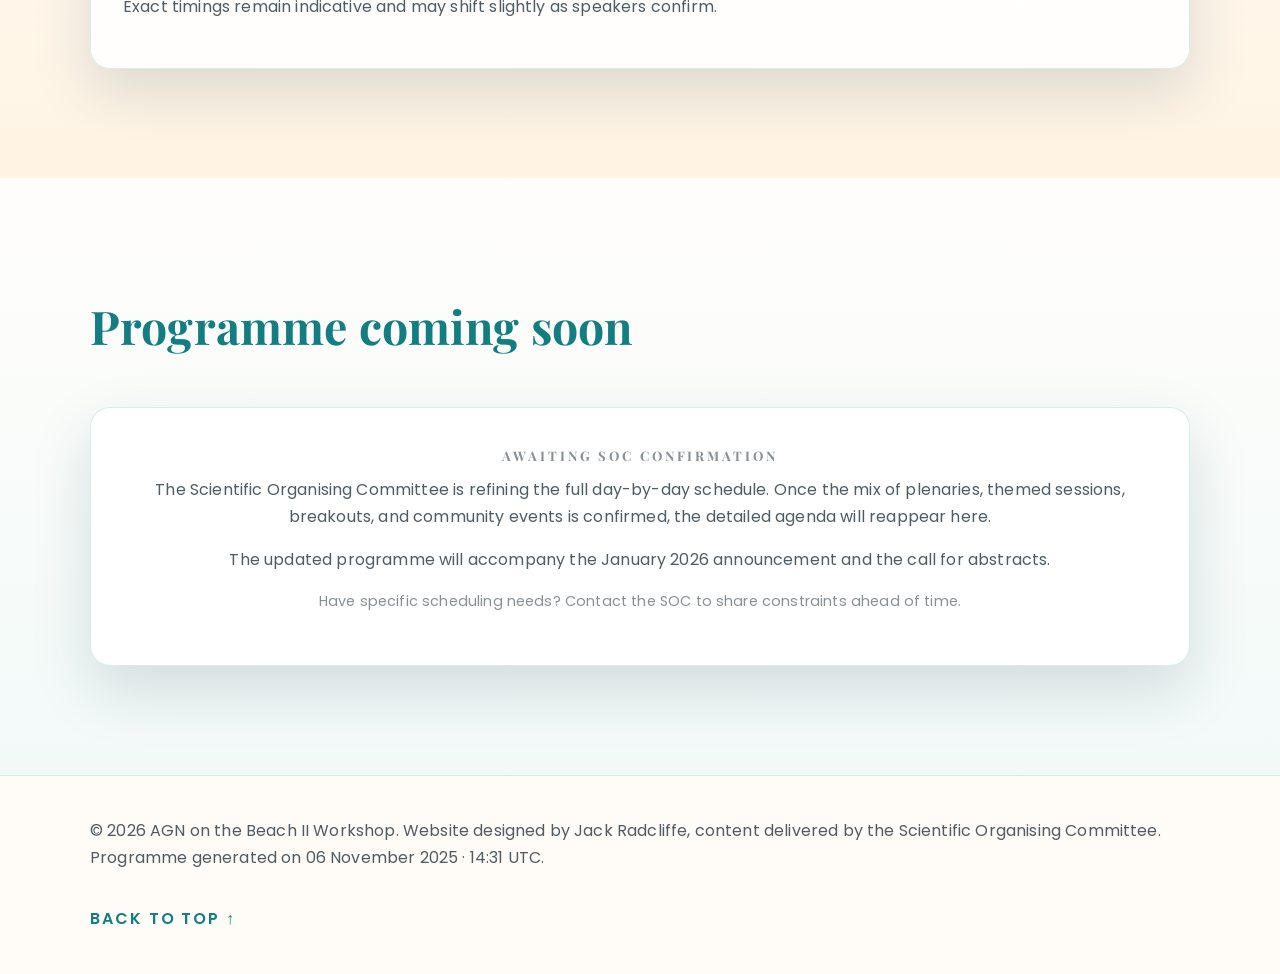
<file: programme.html>
<!DOCTYPE html>
<html lang="en">
<head>
    <meta charset="UTF-8">
    <meta name="viewport" content="width=device-width, initial-scale=1.0">
    <title>AGN on the Beach II · Programme</title>
    <link rel="preconnect" href="https://fonts.googleapis.com">
    <link rel="preconnect" href="https://fonts.gstatic.com" crossorigin>
    <link href="https://fonts.googleapis.com/css2?family=Playfair+Display:wght@400;500;600;700&family=Poppins:wght@300;400;500;600;700&display=swap" rel="stylesheet">
    <link rel="stylesheet" href="assets/css/styles.css">
</head>
<body class="programme-page ">
    <header class="hero" id="top">
        <nav class="nav">
            <a class="logo" href="index.html">AGN on the Beach II</a>
            <button class="nav__toggle" aria-label="Toggle navigation">
                <span></span>
                <span></span>
                <span></span>
            </button>
            <ul class="nav__links">
                <li class="nav__item"><a class="nav__link" href="index.html#about">About</a></li>
                <li class="nav__item"><a class="nav__link" href="index.html#themes">Themes</a></li>
                <li class="nav__item nav__item--dropdown">
                    <button class="nav__link nav__link--dropdown" type="button" aria-haspopup="true" aria-expanded="false">
                        <span class="nav__link-text">Programme</span>
                        <span class="nav__caret" aria-hidden="true"></span>
                    </button>
                    <ul class="nav__dropdown" aria-label="Programme menu">
                        <li><a class="nav__dropdown-link" href="index.html#programme">Overview</a></li>
                        <li><a class="nav__dropdown-link" href="#schedule">Detailed schedule</a></li>
                    </ul>
                </li>
                <li class="nav__item nav__item--dropdown">
                    <button class="nav__link nav__link--dropdown" type="button" aria-haspopup="true" aria-expanded="false">
                        <span class="nav__link-text">Participation</span>
                        <span class="nav__caret" aria-hidden="true"></span>
                    </button>
                    <ul class="nav__dropdown" aria-label="Participation menu">
                        <li><a class="nav__dropdown-link" href="index.html#dates">Key dates</a></li>
                        <li><a class="nav__dropdown-link" href="participants.html">Registered participants</a></li>
                    </ul>
                </li>
                <li class="nav__item"><a class="nav__link" href="index.html#venue">Venue</a></li>
                <li class="nav__item"><a class="nav__link" href="index.html#speakers">Speakers</a></li>
                <li class="nav__item"><a class="nav__link" href="index.html#soc">SOC/LOC</a></li>
                <li class="nav__item"><a class="nav__link" href="code-of-conduct.html">Code of Conduct</a></li>
                <li class="nav__item"><a class="nav__link nav__link--cta" href="https://docs.google.com/forms/d/e/1FAIpQLScFsxsgMVXvBEpg8YYQevuiAPutCHsDCD7st_6bm3HIQUJVCA/viewform" target="_blank" rel="noopener">Submit Abstract</a></li>
                <li class="nav__item"><a class="nav__link" href="index.html#contact">Contact</a></li>
            </ul>
        </nav>
        <div class="hero__content">
            <div class="hero__panel">
                <p class="eyebrow">21–25 September 2026 · Diani, Kenya</p>
                <h1>Detailed Programme</h1>
                <p class="lead">Session-by-session planning for “A multi-scale view of jetted AGN”.</p>
                <p class="hero__description">Track how the week integrates observers, theorists, and modelers to build a shared roadmap for the jet community.</p>
                <div class="cta-group">
                    <a class="btn btn--primary" href="index.html">Return home</a>
                </div>
            </div>
        </div>
    </header>

    <main>
        <section class="section section--intro" id="overview">
            <div class="section__inner">
                <div class="intro-grid">
                    <article>
                        <h2>Programme</h2>
                        <p>The Scientific Organising Committee is curating a hands-on agenda balancing invited keynotes, contributed science talks, collaborative breakouts, and informal time on the beach.</p>
<p>Each day flows from jet launching physics to feedback on host galaxies, ensuring observations and simulations inform a shared set of priorities.</p>
                    </article>
                    <aside class="legend-card">
                        <h3>Session outline</h3>
                        <ul class="legend-list">
                            <li class="legend-item"><span class="legend-dot" style="background: #0f4c3a;"></span>Plenary keynote</li>
<li class="legend-item"><span class="legend-dot" style="background: #f18f01;"></span>Working session</li>
<li class="legend-item"><span class="legend-dot" style="background: #276657;"></span>Breakout discussion</li>
<li class="legend-item"><span class="legend-dot" style="background: #c97a3d;"></span>Posters &amp; networking</li>
<li class="legend-item"><span class="legend-dot" style="background: #8d6f5c;"></span>Community planning</li>
                        </ul>
                        <p class="legend-card__note">Exact timings remain indicative and may shift slightly as speakers confirm.</p>
                    </aside>
                </div>
            </div>
        </section>

        <!--
        <section class="section section--quicknav">
            <div class="section__inner quicknav-wrapper">
                <h2>Navigate by day</h2>
                <div class="day-chip-group">
                    <a class="day-chip" href="#day-1"><span>Day 1</span><small>Jet launching foundations</small></a>
<a class="day-chip" href="#day-2"><span>Day 2</span><small>Morphology across scales</small></a>
<a class="day-chip" href="#day-3"><span>Day 3</span><small>Simulations &amp; model benchmarks</small></a>
<a class="day-chip" href="#day-4"><span>Day 4</span><small>Feedback and community planning</small></a>
<a class="day-chip" href="#day-5"><span>Day 5</span><small>Synthesis &amp; next steps</small></a>
                </div>
                <p class="quicknav-note">Use the chips to jump directly to the schedule for each workshop day.</p>
            </div>
        </section>
        -->

        <!--
        <section class="section section--schedule" id="schedule">
            <div class="section__inner">
                <h2>Draft daily structure</h2>
                <article class="day-schedule" id="day-1"><header class="day-schedule__header"><div><p class="day-schedule__label">Day 1</p><h3>Monday · 21 September 2026</h3><p class="day-schedule__theme">Jet launching foundations</p></div><a class="day-schedule__back" href="#top">Back to top ↑</a></header><ol class="session-list"><li class="session session--type-Communityplanning"><div class="session__time">09:00 – 09:30</div><div class="session__content"><h4 class="session__title">Welcome &amp; framing from the SOC</h4><div class="session__meta"><span><strong>Location:</strong> Ocean View Pavilion</span></div><p class="session__description">Kick off the week with expectations, working norms, and updates from the Scientific Organising Committee.</p><ul class="session__speakers"><li class="speaker"><div class="speaker__meta"><span class="speaker__name">To be announced</span> · <span class="speaker__role">Session chair</span> · <span class="speaker__affiliation">Details to follow</span></div><p class="speaker__placeholder">Abstract and resources will be shared when available.</p></li><li class="speaker"><div class="speaker__meta"><span class="speaker__name">To be announced</span> · <span class="speaker__role">Invited speaker</span> · <span class="speaker__affiliation">Details to follow</span></div><p class="speaker__placeholder">Abstract and resources will be shared when available.</p></li><li class="speaker"><div class="speaker__meta"><span class="speaker__name">To be announced</span> · <span class="speaker__role">Contributed talk</span> · <span class="speaker__affiliation">Details to follow</span></div><p class="speaker__placeholder">Abstract and resources will be shared when available.</p></li></ul><div class="session__materials"><span>Materials:</span><div class="material-links"><span>To be shared closer to the event.</span></div></div><div class="parallel-group"></div></div></li>
<li class="session session--type-Plenarykeynote"><div class="session__time">09:30 – 10:30</div><div class="session__content"><h4 class="session__title">Keynote: Launching relativistic jets in low-luminosity systems</h4><div class="session__meta"><span><strong>Location:</strong> Ocean View Pavilion</span></div><p class="session__description">Explore the accretion physics and magnetised environments that trigger compact jet episodes in nearby galaxies.</p><ul class="session__speakers"><li class="speaker"><div class="speaker__meta"><span class="speaker__name">To be announced</span> · <span class="speaker__role">Session chair</span> · <span class="speaker__affiliation">Details to follow</span></div><p class="speaker__placeholder">Abstract and resources will be shared when available.</p></li><li class="speaker"><div class="speaker__meta"><span class="speaker__name">To be announced</span> · <span class="speaker__role">Invited speaker</span> · <span class="speaker__affiliation">Details to follow</span></div><p class="speaker__placeholder">Abstract and resources will be shared when available.</p></li><li class="speaker"><div class="speaker__meta"><span class="speaker__name">To be announced</span> · <span class="speaker__role">Contributed talk</span> · <span class="speaker__affiliation">Details to follow</span></div><p class="speaker__placeholder">Abstract and resources will be shared when available.</p></li></ul><div class="session__materials"><span>Materials:</span><div class="material-links"><span>To be shared closer to the event.</span></div></div><div class="parallel-group"></div></div></li>
<li class="session session--type-Workingsession"><div class="session__time">11:00 – 12:30</div><div class="session__content"><h4 class="session__title">Observational snapshots across radio/mm facilities</h4><div class="session__meta"><span><strong>Location:</strong> Ocean View Pavilion</span></div><p class="session__description">Share recent results from VLBI, ALMA, and MeerKAT campaigns linking parsec-scale structures to host environments.</p><ul class="session__speakers"><li class="speaker"><div class="speaker__meta"><span class="speaker__name">To be announced</span> · <span class="speaker__role">Session chair</span> · <span class="speaker__affiliation">Details to follow</span></div><p class="speaker__placeholder">Abstract and resources will be shared when available.</p></li><li class="speaker"><div class="speaker__meta"><span class="speaker__name">To be announced</span> · <span class="speaker__role">Invited speaker</span> · <span class="speaker__affiliation">Details to follow</span></div><p class="speaker__placeholder">Abstract and resources will be shared when available.</p></li><li class="speaker"><div class="speaker__meta"><span class="speaker__name">To be announced</span> · <span class="speaker__role">Contributed talk</span> · <span class="speaker__affiliation">Details to follow</span></div><p class="speaker__placeholder">Abstract and resources will be shared when available.</p></li></ul><div class="session__materials"><span>Materials:</span><div class="material-links"><span>To be shared closer to the event.</span></div></div><div class="parallel-group"></div></div></li>
<li class="session session--type-Breakoutdiscussion"><div class="session__time">14:00 – 16:00</div><div class="session__content"><h4 class="session__title">Breakout discussions: Jet launching puzzles</h4><div class="session__meta"><span><strong>Location:</strong> Breakout suites</span></div><p class="session__description">Small groups align on priority questions spanning jet duty cycles, composition, and observable diagnostics.</p><ul class="session__speakers"><li class="speaker"><div class="speaker__meta"><span class="speaker__name">To be announced</span> · <span class="speaker__role">Session chair</span> · <span class="speaker__affiliation">Details to follow</span></div><p class="speaker__placeholder">Abstract and resources will be shared when available.</p></li><li class="speaker"><div class="speaker__meta"><span class="speaker__name">To be announced</span> · <span class="speaker__role">Invited speaker</span> · <span class="speaker__affiliation">Details to follow</span></div><p class="speaker__placeholder">Abstract and resources will be shared when available.</p></li><li class="speaker"><div class="speaker__meta"><span class="speaker__name">To be announced</span> · <span class="speaker__role">Contributed talk</span> · <span class="speaker__affiliation">Details to follow</span></div><p class="speaker__placeholder">Abstract and resources will be shared when available.</p></li></ul><div class="session__materials"><span>Materials:</span><div class="material-links"><span>To be shared closer to the event.</span></div></div><div class="parallel-group"></div></div></li>
<li class="session session--type-Posters&amp;networking"><div class="session__time">18:00 – 20:00</div><div class="session__content"><h4 class="session__title">Beach reception &amp; poster icebreaker</h4><div class="session__meta"><span><strong>Location:</strong> Beachfront lounge</span></div><p class="session__description">Connect with participants over posters and lightning introductions as the sun sets over Diani.</p><ul class="session__speakers"><li class="speaker"><div class="speaker__meta"><span class="speaker__name">To be announced</span> · <span class="speaker__role">Session chair</span> · <span class="speaker__affiliation">Details to follow</span></div><p class="speaker__placeholder">Abstract and resources will be shared when available.</p></li><li class="speaker"><div class="speaker__meta"><span class="speaker__name">To be announced</span> · <span class="speaker__role">Invited speaker</span> · <span class="speaker__affiliation">Details to follow</span></div><p class="speaker__placeholder">Abstract and resources will be shared when available.</p></li><li class="speaker"><div class="speaker__meta"><span class="speaker__name">To be announced</span> · <span class="speaker__role">Contributed talk</span> · <span class="speaker__affiliation">Details to follow</span></div><p class="speaker__placeholder">Abstract and resources will be shared when available.</p></li></ul><div class="session__materials"><span>Materials:</span><div class="material-links"><span>To be shared closer to the event.</span></div></div><div class="parallel-group"></div></div></li></ol></article>
<article class="day-schedule" id="day-2"><header class="day-schedule__header"><div><p class="day-schedule__label">Day 2</p><h3>Tuesday · 22 September 2026</h3><p class="day-schedule__theme">Morphology across scales</p></div><a class="day-schedule__back" href="#top">Back to top ↑</a></header><ol class="session-list"><li class="session session--type-Plenarykeynote"><div class="session__time">09:00 – 10:30</div><div class="session__content"><h4 class="session__title">Plenary: Understanding compact and kiloparsec morphologies</h4><div class="session__meta"><span><strong>Location:</strong> Ocean View Pavilion</span></div><p class="session__description">Compare jet morphologies across environments to diagnose how hosts, fueling, and magnetic fields shape observed structure.</p><ul class="session__speakers"><li class="speaker"><div class="speaker__meta"><span class="speaker__name">To be announced</span> · <span class="speaker__role">Session chair</span> · <span class="speaker__affiliation">Details to follow</span></div><p class="speaker__placeholder">Abstract and resources will be shared when available.</p></li><li class="speaker"><div class="speaker__meta"><span class="speaker__name">To be announced</span> · <span class="speaker__role">Invited speaker</span> · <span class="speaker__affiliation">Details to follow</span></div><p class="speaker__placeholder">Abstract and resources will be shared when available.</p></li><li class="speaker"><div class="speaker__meta"><span class="speaker__name">To be announced</span> · <span class="speaker__role">Contributed talk</span> · <span class="speaker__affiliation">Details to follow</span></div><p class="speaker__placeholder">Abstract and resources will be shared when available.</p></li></ul><div class="session__materials"><span>Materials:</span><div class="material-links"><span>To be shared closer to the event.</span></div></div><div class="parallel-group"></div></div></li>
<li class="session session--type-Breakoutdiscussion"><div class="session__time">11:00 – 12:30</div><div class="session__content"><h4 class="session__title">Parallel clinics: Environmental influences</h4><div class="session__meta"><span><strong>Location:</strong> Breakout suites</span></div><p class="session__description">Teams tackle how host conditions, gas supply, and feedback signatures shift as jets propagate beyond the nucleus.</p><ul class="session__speakers"><li class="speaker"><div class="speaker__meta"><span class="speaker__name">To be announced</span> · <span class="speaker__role">Session chair</span> · <span class="speaker__affiliation">Details to follow</span></div><p class="speaker__placeholder">Abstract and resources will be shared when available.</p></li><li class="speaker"><div class="speaker__meta"><span class="speaker__name">To be announced</span> · <span class="speaker__role">Invited speaker</span> · <span class="speaker__affiliation">Details to follow</span></div><p class="speaker__placeholder">Abstract and resources will be shared when available.</p></li><li class="speaker"><div class="speaker__meta"><span class="speaker__name">To be announced</span> · <span class="speaker__role">Contributed talk</span> · <span class="speaker__affiliation">Details to follow</span></div><p class="speaker__placeholder">Abstract and resources will be shared when available.</p></li></ul><div class="session__materials"><span>Materials:</span><div class="material-links"><span>To be shared closer to the event.</span></div></div><div class="parallel-group"></div></div></li>
<li class="session session--type-Workingsession"><div class="session__time">14:00 – 15:30</div><div class="session__content"><h4 class="session__title">Working session: Linking morphology to host galaxies</h4><div class="session__meta"><span><strong>Location:</strong> Ocean View Pavilion</span></div><p class="session__description">Coalesce observational diagnostics with simulation outputs to identify discriminants for future surveys.</p><ul class="session__speakers"><li class="speaker"><div class="speaker__meta"><span class="speaker__name">To be announced</span> · <span class="speaker__role">Session chair</span> · <span class="speaker__affiliation">Details to follow</span></div><p class="speaker__placeholder">Abstract and resources will be shared when available.</p></li><li class="speaker"><div class="speaker__meta"><span class="speaker__name">To be announced</span> · <span class="speaker__role">Invited speaker</span> · <span class="speaker__affiliation">Details to follow</span></div><p class="speaker__placeholder">Abstract and resources will be shared when available.</p></li><li class="speaker"><div class="speaker__meta"><span class="speaker__name">To be announced</span> · <span class="speaker__role">Contributed talk</span> · <span class="speaker__affiliation">Details to follow</span></div><p class="speaker__placeholder">Abstract and resources will be shared when available.</p></li></ul><div class="session__materials"><span>Materials:</span><div class="material-links"><span>To be shared closer to the event.</span></div></div><div class="parallel-group"></div></div></li>
<li class="session session--type-Posters&amp;networking"><div class="session__time">16:00 – 17:30</div><div class="session__content"><h4 class="session__title">Poster session: Early-career spotlights</h4><div class="session__meta"><span><strong>Location:</strong> Beachfront lounge</span></div><p class="session__description">Feature early-career researchers presenting new results on compact jets and AGN feedback.</p><ul class="session__speakers"><li class="speaker"><div class="speaker__meta"><span class="speaker__name">To be announced</span> · <span class="speaker__role">Session chair</span> · <span class="speaker__affiliation">Details to follow</span></div><p class="speaker__placeholder">Abstract and resources will be shared when available.</p></li><li class="speaker"><div class="speaker__meta"><span class="speaker__name">To be announced</span> · <span class="speaker__role">Invited speaker</span> · <span class="speaker__affiliation">Details to follow</span></div><p class="speaker__placeholder">Abstract and resources will be shared when available.</p></li><li class="speaker"><div class="speaker__meta"><span class="speaker__name">To be announced</span> · <span class="speaker__role">Contributed talk</span> · <span class="speaker__affiliation">Details to follow</span></div><p class="speaker__placeholder">Abstract and resources will be shared when available.</p></li></ul><div class="session__materials"><span>Materials:</span><div class="material-links"><span>To be shared closer to the event.</span></div></div><div class="parallel-group"></div></div></li>
<li class="session session--type-Communityplanning"><div class="session__time">19:00 – 21:00</div><div class="session__content"><h4 class="session__title">Unstructured collaboration hours</h4><div class="session__meta"><span><strong>Location:</strong> Informal breakout spaces</span></div><p class="session__description">Evening slots reserved for ad-hoc collaborations, code walk-throughs, or bilateral project planning.</p><ul class="session__speakers"><li class="speaker"><div class="speaker__meta"><span class="speaker__name">To be announced</span> · <span class="speaker__role">Session chair</span> · <span class="speaker__affiliation">Details to follow</span></div><p class="speaker__placeholder">Abstract and resources will be shared when available.</p></li><li class="speaker"><div class="speaker__meta"><span class="speaker__name">To be announced</span> · <span class="speaker__role">Invited speaker</span> · <span class="speaker__affiliation">Details to follow</span></div><p class="speaker__placeholder">Abstract and resources will be shared when available.</p></li><li class="speaker"><div class="speaker__meta"><span class="speaker__name">To be announced</span> · <span class="speaker__role">Contributed talk</span> · <span class="speaker__affiliation">Details to follow</span></div><p class="speaker__placeholder">Abstract and resources will be shared when available.</p></li></ul><div class="session__materials"><span>Materials:</span><div class="material-links"><span>To be shared closer to the event.</span></div></div><div class="parallel-group"></div></div></li></ol></article>
<article class="day-schedule" id="day-3"><header class="day-schedule__header"><div><p class="day-schedule__label">Day 3</p><h3>Wednesday · 23 September 2026</h3><p class="day-schedule__theme">Simulations &amp; model benchmarks</p></div><a class="day-schedule__back" href="#top">Back to top ↑</a></header><ol class="session-list"><li class="session session--type-Workingsession"><div class="session__time">09:00 – 10:30</div><div class="session__content"><h4 class="session__title">Simulation clinics: Hydrodynamical modelling</h4><div class="session__meta"><span><strong>Location:</strong> Ocean View Pavilion</span></div><p class="session__description">Hands-on demonstrations covering grid, particle, and hybrid approaches to modelling jet-ISM interactions.</p><ul class="session__speakers"><li class="speaker"><div class="speaker__meta"><span class="speaker__name">To be announced</span> · <span class="speaker__role">Session chair</span> · <span class="speaker__affiliation">Details to follow</span></div><p class="speaker__placeholder">Abstract and resources will be shared when available.</p></li><li class="speaker"><div class="speaker__meta"><span class="speaker__name">To be announced</span> · <span class="speaker__role">Invited speaker</span> · <span class="speaker__affiliation">Details to follow</span></div><p class="speaker__placeholder">Abstract and resources will be shared when available.</p></li><li class="speaker"><div class="speaker__meta"><span class="speaker__name">To be announced</span> · <span class="speaker__role">Contributed talk</span> · <span class="speaker__affiliation">Details to follow</span></div><p class="speaker__placeholder">Abstract and resources will be shared when available.</p></li></ul><div class="session__materials"><span>Materials:</span><div class="material-links"><span>To be shared closer to the event.</span></div></div><div class="parallel-group"></div></div></li>
<li class="session session--type-Breakoutdiscussion"><div class="session__time">11:00 – 12:30</div><div class="session__content"><h4 class="session__title">Hands-on breakouts: Code comparison sprints</h4><div class="session__meta"><span><strong>Location:</strong> Breakout suites</span></div><p class="session__description">Compare methodologies, share benchmarks, and identify where simulations diverge from observational constraints.</p><ul class="session__speakers"><li class="speaker"><div class="speaker__meta"><span class="speaker__name">To be announced</span> · <span class="speaker__role">Session chair</span> · <span class="speaker__affiliation">Details to follow</span></div><p class="speaker__placeholder">Abstract and resources will be shared when available.</p></li><li class="speaker"><div class="speaker__meta"><span class="speaker__name">To be announced</span> · <span class="speaker__role">Invited speaker</span> · <span class="speaker__affiliation">Details to follow</span></div><p class="speaker__placeholder">Abstract and resources will be shared when available.</p></li><li class="speaker"><div class="speaker__meta"><span class="speaker__name">To be announced</span> · <span class="speaker__role">Contributed talk</span> · <span class="speaker__affiliation">Details to follow</span></div><p class="speaker__placeholder">Abstract and resources will be shared when available.</p></li></ul><div class="session__materials"><span>Materials:</span><div class="material-links"><span>To be shared closer to the event.</span></div></div><div class="parallel-group"></div></div></li>
<li class="session session--type-Plenarykeynote"><div class="session__time">14:00 – 15:30</div><div class="session__content"><h4 class="session__title">Panel: Bridging theory and observation</h4><div class="session__meta"><span><strong>Location:</strong> Ocean View Pavilion</span></div><p class="session__description">Observers and simulators outline the dataset requirements and metrics needed to keep theory and data aligned.</p><ul class="session__speakers"><li class="speaker"><div class="speaker__meta"><span class="speaker__name">To be announced</span> · <span class="speaker__role">Session chair</span> · <span class="speaker__affiliation">Details to follow</span></div><p class="speaker__placeholder">Abstract and resources will be shared when available.</p></li><li class="speaker"><div class="speaker__meta"><span class="speaker__name">To be announced</span> · <span class="speaker__role">Invited speaker</span> · <span class="speaker__affiliation">Details to follow</span></div><p class="speaker__placeholder">Abstract and resources will be shared when available.</p></li><li class="speaker"><div class="speaker__meta"><span class="speaker__name">To be announced</span> · <span class="speaker__role">Contributed talk</span> · <span class="speaker__affiliation">Details to follow</span></div><p class="speaker__placeholder">Abstract and resources will be shared when available.</p></li></ul><div class="session__materials"><span>Materials:</span><div class="material-links"><span>To be shared closer to the event.</span></div></div><div class="parallel-group"></div></div></li>
<li class="session session--type-Posters&amp;networking"><div class="session__time">18:30 – 21:00</div><div class="session__content"><h4 class="session__title">Beachside networking dinner</h4><div class="session__meta"><span><strong>Location:</strong> Beachfront lounge</span></div><p class="session__description">Share progress and unwind with an informal dinner overlooking the ocean.</p><ul class="session__speakers"><li class="speaker"><div class="speaker__meta"><span class="speaker__name">To be announced</span> · <span class="speaker__role">Session chair</span> · <span class="speaker__affiliation">Details to follow</span></div><p class="speaker__placeholder">Abstract and resources will be shared when available.</p></li><li class="speaker"><div class="speaker__meta"><span class="speaker__name">To be announced</span> · <span class="speaker__role">Invited speaker</span> · <span class="speaker__affiliation">Details to follow</span></div><p class="speaker__placeholder">Abstract and resources will be shared when available.</p></li><li class="speaker"><div class="speaker__meta"><span class="speaker__name">To be announced</span> · <span class="speaker__role">Contributed talk</span> · <span class="speaker__affiliation">Details to follow</span></div><p class="speaker__placeholder">Abstract and resources will be shared when available.</p></li></ul><div class="session__materials"><span>Materials:</span><div class="material-links"><span>To be shared closer to the event.</span></div></div><div class="parallel-group"></div></div></li></ol></article>
<article class="day-schedule" id="day-4"><header class="day-schedule__header"><div><p class="day-schedule__label">Day 4</p><h3>Thursday · 24 September 2026</h3><p class="day-schedule__theme">Feedback and community planning</p></div><a class="day-schedule__back" href="#top">Back to top ↑</a></header><ol class="session-list"><li class="session session--type-Plenarykeynote"><div class="session__time">09:00 – 10:30</div><div class="session__content"><h4 class="session__title">Plenary: Feedback signatures in host galaxies</h4><div class="session__meta"><span><strong>Location:</strong> Ocean View Pavilion</span></div><p class="session__description">Assess how compact jets couple with the interstellar medium and regulate star formation across different environments.</p><ul class="session__speakers"><li class="speaker"><div class="speaker__meta"><span class="speaker__name">To be announced</span> · <span class="speaker__role">Session chair</span> · <span class="speaker__affiliation">Details to follow</span></div><p class="speaker__placeholder">Abstract and resources will be shared when available.</p></li><li class="speaker"><div class="speaker__meta"><span class="speaker__name">To be announced</span> · <span class="speaker__role">Invited speaker</span> · <span class="speaker__affiliation">Details to follow</span></div><p class="speaker__placeholder">Abstract and resources will be shared when available.</p></li><li class="speaker"><div class="speaker__meta"><span class="speaker__name">To be announced</span> · <span class="speaker__role">Contributed talk</span> · <span class="speaker__affiliation">Details to follow</span></div><p class="speaker__placeholder">Abstract and resources will be shared when available.</p></li></ul><div class="session__materials"><span>Materials:</span><div class="material-links"><span>To be shared closer to the event.</span></div></div><div class="parallel-group"></div></div></li>
<li class="session session--type-Communityplanning"><div class="session__time">11:00 – 13:00</div><div class="session__content"><h4 class="session__title">Working groups: Coordinated observing campaigns</h4><div class="session__meta"><span><strong>Location:</strong> Breakout suites</span></div><p class="session__description">Draft proposals for multi-wavelength campaigns, aligning facilities, timelines, and data sharing principles.</p><ul class="session__speakers"><li class="speaker"><div class="speaker__meta"><span class="speaker__name">To be announced</span> · <span class="speaker__role">Session chair</span> · <span class="speaker__affiliation">Details to follow</span></div><p class="speaker__placeholder">Abstract and resources will be shared when available.</p></li><li class="speaker"><div class="speaker__meta"><span class="speaker__name">To be announced</span> · <span class="speaker__role">Invited speaker</span> · <span class="speaker__affiliation">Details to follow</span></div><p class="speaker__placeholder">Abstract and resources will be shared when available.</p></li><li class="speaker"><div class="speaker__meta"><span class="speaker__name">To be announced</span> · <span class="speaker__role">Contributed talk</span> · <span class="speaker__affiliation">Details to follow</span></div><p class="speaker__placeholder">Abstract and resources will be shared when available.</p></li></ul><div class="session__materials"><span>Materials:</span><div class="material-links"><span>To be shared closer to the event.</span></div></div><div class="parallel-group"></div></div></li>
<li class="session session--type-Breakoutdiscussion"><div class="session__time">15:00 – 16:30</div><div class="session__content"><h4 class="session__title">Roundtable: Community data sharing frameworks</h4><div class="session__meta"><span><strong>Location:</strong> Ocean View Pavilion</span></div><p class="session__description">Define priorities for open data, archival coordination, and shared analysis tools across the AGN jet community.</p><ul class="session__speakers"><li class="speaker"><div class="speaker__meta"><span class="speaker__name">To be announced</span> · <span class="speaker__role">Session chair</span> · <span class="speaker__affiliation">Details to follow</span></div><p class="speaker__placeholder">Abstract and resources will be shared when available.</p></li><li class="speaker"><div class="speaker__meta"><span class="speaker__name">To be announced</span> · <span class="speaker__role">Invited speaker</span> · <span class="speaker__affiliation">Details to follow</span></div><p class="speaker__placeholder">Abstract and resources will be shared when available.</p></li><li class="speaker"><div class="speaker__meta"><span class="speaker__name">To be announced</span> · <span class="speaker__role">Contributed talk</span> · <span class="speaker__affiliation">Details to follow</span></div><p class="speaker__placeholder">Abstract and resources will be shared when available.</p></li></ul><div class="session__materials"><span>Materials:</span><div class="material-links"><span>To be shared closer to the event.</span></div></div><div class="parallel-group"></div></div></li>
<li class="session session--type-Posters&amp;networking"><div class="session__time">17:00 – 18:00</div><div class="session__content"><h4 class="session__title">Sunset walk &amp; informal meetups</h4><div class="session__meta"><span><strong>Location:</strong> Diani shoreline</span></div><p class="session__description">Encourage cross-team networking with an informal stroll along the beach.</p><ul class="session__speakers"><li class="speaker"><div class="speaker__meta"><span class="speaker__name">To be announced</span> · <span class="speaker__role">Session chair</span> · <span class="speaker__affiliation">Details to follow</span></div><p class="speaker__placeholder">Abstract and resources will be shared when available.</p></li><li class="speaker"><div class="speaker__meta"><span class="speaker__name">To be announced</span> · <span class="speaker__role">Invited speaker</span> · <span class="speaker__affiliation">Details to follow</span></div><p class="speaker__placeholder">Abstract and resources will be shared when available.</p></li><li class="speaker"><div class="speaker__meta"><span class="speaker__name">To be announced</span> · <span class="speaker__role">Contributed talk</span> · <span class="speaker__affiliation">Details to follow</span></div><p class="speaker__placeholder">Abstract and resources will be shared when available.</p></li></ul><div class="session__materials"><span>Materials:</span><div class="material-links"><span>To be shared closer to the event.</span></div></div><div class="parallel-group"></div></div></li></ol></article>
<article class="day-schedule" id="day-5"><header class="day-schedule__header"><div><p class="day-schedule__label">Day 5</p><h3>Friday · 25 September 2026</h3><p class="day-schedule__theme">Synthesis &amp; next steps</p></div><a class="day-schedule__back" href="#top">Back to top ↑</a></header><ol class="session-list"><li class="session session--type-Communityplanning"><div class="session__time">09:00 – 10:30</div><div class="session__content"><h4 class="session__title">Synthesis reports from working groups</h4><div class="session__meta"><span><strong>Location:</strong> Ocean View Pavilion</span></div><p class="session__description">Working groups recap progress, open questions, and proposed collaborative outputs.</p><ul class="session__speakers"><li class="speaker"><div class="speaker__meta"><span class="speaker__name">To be announced</span> · <span class="speaker__role">Session chair</span> · <span class="speaker__affiliation">Details to follow</span></div><p class="speaker__placeholder">Abstract and resources will be shared when available.</p></li><li class="speaker"><div class="speaker__meta"><span class="speaker__name">To be announced</span> · <span class="speaker__role">Invited speaker</span> · <span class="speaker__affiliation">Details to follow</span></div><p class="speaker__placeholder">Abstract and resources will be shared when available.</p></li><li class="speaker"><div class="speaker__meta"><span class="speaker__name">To be announced</span> · <span class="speaker__role">Contributed talk</span> · <span class="speaker__affiliation">Details to follow</span></div><p class="speaker__placeholder">Abstract and resources will be shared when available.</p></li></ul><div class="session__materials"><span>Materials:</span><div class="material-links"><span>To be shared closer to the event.</span></div></div><div class="parallel-group"></div></div></li>
<li class="session session--type-Workingsession"><div class="session__time">11:00 – 12:30</div><div class="session__content"><h4 class="session__title">Roadmap drafting for 2026–2030</h4><div class="session__meta"><span><strong>Location:</strong> Ocean View Pavilion</span></div><p class="session__description">Define shared milestones for coordinated observations, simulation benchmarks, and community infrastructure.</p><ul class="session__speakers"><li class="speaker"><div class="speaker__meta"><span class="speaker__name">To be announced</span> · <span class="speaker__role">Session chair</span> · <span class="speaker__affiliation">Details to follow</span></div><p class="speaker__placeholder">Abstract and resources will be shared when available.</p></li><li class="speaker"><div class="speaker__meta"><span class="speaker__name">To be announced</span> · <span class="speaker__role">Invited speaker</span> · <span class="speaker__affiliation">Details to follow</span></div><p class="speaker__placeholder">Abstract and resources will be shared when available.</p></li><li class="speaker"><div class="speaker__meta"><span class="speaker__name">To be announced</span> · <span class="speaker__role">Contributed talk</span> · <span class="speaker__affiliation">Details to follow</span></div><p class="speaker__placeholder">Abstract and resources will be shared when available.</p></li></ul><div class="session__materials"><span>Materials:</span><div class="material-links"><span>To be shared closer to the event.</span></div></div><div class="parallel-group"></div></div></li>
<li class="session session--type-Plenarykeynote"><div class="session__time">13:00 – 14:00</div><div class="session__content"><h4 class="session__title">Closing remarks &amp; next actions</h4><div class="session__meta"><span><strong>Location:</strong> Ocean View Pavilion</span></div><p class="session__description">Summarise workshop outcomes, confirm deliverables, and outline communication pathways post-event.</p><ul class="session__speakers"><li class="speaker"><div class="speaker__meta"><span class="speaker__name">To be announced</span> · <span class="speaker__role">Session chair</span> · <span class="speaker__affiliation">Details to follow</span></div><p class="speaker__placeholder">Abstract and resources will be shared when available.</p></li><li class="speaker"><div class="speaker__meta"><span class="speaker__name">To be announced</span> · <span class="speaker__role">Invited speaker</span> · <span class="speaker__affiliation">Details to follow</span></div><p class="speaker__placeholder">Abstract and resources will be shared when available.</p></li><li class="speaker"><div class="speaker__meta"><span class="speaker__name">To be announced</span> · <span class="speaker__role">Contributed talk</span> · <span class="speaker__affiliation">Details to follow</span></div><p class="speaker__placeholder">Abstract and resources will be shared when available.</p></li></ul><div class="session__materials"><span>Materials:</span><div class="material-links"><span>To be shared closer to the event.</span></div></div><div class="parallel-group"></div></div></li>
<li class="session session--type-Posters&amp;networking"><div class="session__time">14:00 – 18:00</div><div class="session__content"><h4 class="session__title">Optional excursions &amp; departures</h4><div class="session__meta"><span><strong>Location:</strong> Diani surrounds</span></div><p class="session__description">Wind down with informal excursions or depart via shuttles to Ukunda and Nairobi.</p><ul class="session__speakers"><li class="speaker"><div class="speaker__meta"><span class="speaker__name">To be announced</span> · <span class="speaker__role">Session chair</span> · <span class="speaker__affiliation">Details to follow</span></div><p class="speaker__placeholder">Abstract and resources will be shared when available.</p></li><li class="speaker"><div class="speaker__meta"><span class="speaker__name">To be announced</span> · <span class="speaker__role">Invited speaker</span> · <span class="speaker__affiliation">Details to follow</span></div><p class="speaker__placeholder">Abstract and resources will be shared when available.</p></li><li class="speaker"><div class="speaker__meta"><span class="speaker__name">To be announced</span> · <span class="speaker__role">Contributed talk</span> · <span class="speaker__affiliation">Details to follow</span></div><p class="speaker__placeholder">Abstract and resources will be shared when available.</p></li></ul><div class="session__materials"><span>Materials:</span><div class="material-links"><span>To be shared closer to the event.</span></div></div><div class="parallel-group"></div></div></li></ol></article>
                <p class="footnote">Invited speakers, session chairs, and logistics will be released after abstract selections in May–June 2026.</p>
            </div>
        </section>
        -->

        <section class="section section--schedule" id="schedule">
            <div class="section__inner">
                <h2>Programme coming soon</h2>
                <article class="coming-soon-card">
                    <h3>Awaiting SOC confirmation</h3>
                    <p>The Scientific Organising Committee is refining the full day-by-day schedule. Once the mix of plenaries, themed sessions, breakouts, and community events is confirmed, the detailed agenda will reappear here.</p>
                    <p>The updated programme will accompany the January 2026 announcement and the call for abstracts.</p>
                    <p class="footnote">Have specific scheduling needs? Contact the SOC to share constraints ahead of time.</p>
                </article>
            </div>
        </section>

    </main>

    <footer class="footer">
        <div class="footer__inner">
            <p>&copy; 2026 AGN on the Beach II Workshop.  Website designed by Jack Radcliffe, content delivered by the Scientific Organising Committee.<br/>Programme generated on 06 November 2025 · 14:31 UTC.</p>
            <a href="#top" class="back-to-top">Back to top ↑</a>
        </div>
    </footer>

    <script>
        const navToggle = document.querySelector('.nav__toggle');
        const navLinks = document.querySelector('.nav__links');
        const dropdownItems = document.querySelectorAll('.nav__item--dropdown');
        const dropdownLinks = document.querySelectorAll('.nav__dropdown-link');

        const closeDropdowns = () => {
            dropdownItems.forEach((item) => {
                const trigger = item.querySelector('.nav__link--dropdown');
                item.classList.remove('nav__item--open');
                if (trigger) {
                    trigger.setAttribute('aria-expanded', 'false');
                }
            });
        };

        if (navToggle && navLinks) {
            navToggle.addEventListener('click', () => {
                const isOpen = navLinks.classList.toggle('nav__links--open');
                navToggle.classList.toggle('nav__toggle--open', isOpen);
                if (!isOpen) {
                    closeDropdowns();
                }
            });
        }

        dropdownItems.forEach((item) => {
            const trigger = item.querySelector('.nav__link--dropdown');
            if (!trigger) return;
            trigger.addEventListener('click', (event) => {
                event.preventDefault();
                const isOpen = item.classList.contains('nav__item--open');
                closeDropdowns();
                if (!isOpen) {
                    item.classList.add('nav__item--open');
                    trigger.setAttribute('aria-expanded', 'true');
                }
            });
        });

        dropdownLinks.forEach((link) => {
            link.addEventListener('click', () => {
                closeDropdowns();
                if (navLinks) {
                    navLinks.classList.remove('nav__links--open');
                }
                if (navToggle) {
                    navToggle.classList.remove('nav__toggle--open');
                }
            });
        });

        document.addEventListener('click', (event) => {
            if (!event.target.closest('.nav')) {
                closeDropdowns();
            }
        });

        document.addEventListener('keydown', (event) => {
            if (event.key === 'Escape') {
                closeDropdowns();
                if (navLinks && navLinks.classList.contains('nav__links--open')) {
                    navLinks.classList.remove('nav__links--open');
                }
                if (navToggle) {
                    navToggle.classList.remove('nav__toggle--open');
                }
            }
        });
    </script>
</body>
</html>
</file>
<file: assets/css/styles.css>
:root {
  --color-sky: #e8f6ff;
  --color-sand: #fff5e6;
  --color-foam: #ffffff;
  --color-sea: #1aa1a8;
  --color-sea-dark: #137e82;
  --color-coral: #ff8a65;
  --color-text: #1d2a32;
  --color-text-soft: #4f5c64;
  --color-border: rgba(26, 161, 168, 0.18);
  --color-border-strong: rgba(26, 161, 168, 0.32);
  --radius-sm: 12px;
  --radius: 20px;
  --radius-lg: 32px;
  --shadow-soft: 0 24px 60px rgba(17, 57, 65, 0.15);
  --shadow-lift: 0 18px 40px rgba(20, 117, 132, 0.16);
  --shadow-inner: inset 0 0 0 1px rgba(255, 255, 255, 0.35);
  --transition: 0.28s ease;
  --container: min(1100px, calc(100% - 3rem));
}

*, *::before, *::after {
  box-sizing: border-box;
}

html, body {
  min-height: 100%;
}

body {
  margin: 0;
  font-family: 'Poppins', -apple-system, BlinkMacSystemFont, 'Segoe UI', sans-serif;
  background:
    radial-gradient(circle at 12% 8%, rgba(255, 221, 188, 0.6), transparent 48%),
    radial-gradient(circle at 85% 12%, rgba(196, 238, 255, 0.65), transparent 46%),
    linear-gradient(180deg, var(--color-sky) 0%, var(--color-sand) 52%, #ffe7c3 100%);
  color: var(--color-text);
  line-height: 1.7;
  letter-spacing: 0.01em;
}

a {
  color: var(--color-sea-dark);
  text-decoration: none;
  transition: color var(--transition), opacity var(--transition);
}

a:hover,
a:focus {
  color: var(--color-coral);
}

img {
  max-width: 100%;
  display: block;
}

h1, h2, h3, h4, h5, h6 {
  font-family: 'Playfair Display', Georgia, serif;
  margin-top: 0;
  color: var(--color-sea-dark);
}

h1 {
  font-size: clamp(2.9rem, 5vw, 3.8rem);
  line-height: 1.04;
}

h2 {
  font-size: clamp(2.1rem, 4vw, 2.9rem);
  margin-bottom: clamp(1.8rem, 5vw, 2.6rem);
}

p {
  margin-top: 0;
  color: var(--color-text-soft);
}

.footnote,
p.footnote {
  font-size: 0.9rem;
  color: rgba(79, 92, 100, 0.68);
}

/* Navigation and hero ------------------------------------------------------ */
.hero {
  position: relative;
  padding: clamp(3rem, 8vw, 5rem) 0 clamp(6.5rem, 12vw, 8rem);
  overflow: hidden;
}

.hero::before,
.hero::after {
  content: '';
  position: absolute;
  inset: 0;
  pointer-events: none;
}

.hero::before {
  background-image: url('https://imgix.brilliant-africa.com/Diani-Beach-Diani-Sea-Lodge-1.jpg?auto=format,enhance,compress&fit=crop&crop=entropy,faces,focalpoint&w=1880&h=740&q=30');
  background-size: cover;
  background-position: center;
  filter: brightness(0.92) saturate(1.05);
  opacity: 0.58;
}

.hero::after {
  background:
    radial-gradient(900px 900px at 50% 120%, rgba(26, 161, 168, 0.38), transparent 70%);
}

.nav {
  width: min(1200px, calc(100% - 2rem));
  margin: 0 auto clamp(3.4rem, 7vw, 4.5rem);
  padding: 1rem clamp(1.2rem, 4vw, 2rem);
  backdrop-filter: blur(14px);
  background: rgba(255, 255, 255, 0.78);
  border-radius: var(--radius-lg);
  border: 1px solid rgba(26, 161, 168, 0.2);
  box-shadow: var(--shadow-soft);
  display: flex;
  align-items: center;
  justify-content: space-between;
  gap: 1.2rem;
  flex-wrap: wrap;
  row-gap: 0.6rem;
  position: relative;
  z-index: 10;
}

.logo {
  font-weight: 600;
  letter-spacing: 0.08em;
  font-size: clamp(1.2rem, 2.4vw, 1.4rem);
  text-transform: uppercase;
  color: var(--color-sea-dark);
  white-space: nowrap;
}

.nav__links {
  list-style: none;
  display: flex;
  align-items: center;
  flex-wrap: wrap;
  column-gap: clamp(0.85rem, 2vw, 2rem);
  row-gap: 0.35rem;
  margin: 0;
  padding: 0;
  justify-content: center;
}

.nav__item {
  position: relative;
}

.nav__link {
  display: inline-flex;
  align-items: center;
  gap: 0.45rem;
  background: transparent;
  border: none;
  cursor: pointer;
  padding: 0.35rem 0;
  color: var(--color-text-soft);
  font-size: 0.95rem;
  font-weight: 500;
  transition: color var(--transition);
}

.nav__link--cta {
  border: 1px solid rgba(26, 161, 168, 0.35);
  border-radius: 999px;
  padding: 0.45rem 1.1rem;
  background: linear-gradient(130deg, var(--color-sea) 0%, var(--color-sea-dark) 100%);
  color: #ffffff;
  box-shadow: var(--shadow-lift);
}

.nav__link--cta:hover,
.nav__link--cta:focus {
  color: #ffffff;
  transform: translateY(-1px);
  box-shadow: 0 18px 32px rgba(20, 117, 132, 0.25);
}

.nav__link:hover,
.nav__link:focus {
  color: var(--color-sea-dark);
}

.nav__caret {
  width: 8px;
  height: 8px;
  border-left: 2px solid currentColor;
  border-bottom: 2px solid currentColor;
  transform: rotate(-45deg);
  transition: transform var(--transition);
}

.nav__item--open .nav__caret {
  transform: rotate(135deg);
}

.nav__dropdown {
  position: absolute;
  top: calc(100% + 0.85rem);
  left: 0;
  background: rgba(255, 255, 255, 0.95);
  backdrop-filter: blur(16px);
  border-radius: var(--radius);
  border: 1px solid rgba(26, 161, 168, 0.22);
  padding: 1rem 1.1rem;
  display: grid;
  gap: 0.75rem;
  min-width: 200px;
  opacity: 0;
  transform: translateY(-8px);
  pointer-events: none;
  transition: opacity var(--transition), transform var(--transition);
  box-shadow: var(--shadow-soft);
  z-index: 12;
}

.nav__item--open > .nav__dropdown {
  opacity: 1;
  transform: translateY(0);
  pointer-events: auto;
}

.nav__dropdown li {
  list-style: none;
}

.nav__dropdown-link {
  color: var(--color-text-soft);
  font-weight: 500;
  font-size: 0.9rem;
}

.nav__dropdown-link:hover,
.nav__dropdown-link:focus {
  color: var(--color-sea-dark);
}

.nav__toggle {
  display: none;
  flex-direction: column;
  gap: 6px;
  background: transparent;
  border: none;
  cursor: pointer;
  padding: 0.35rem;
}

.nav__toggle span {
  width: 26px;
  height: 2.6px;
  background: var(--color-sea-dark);
  border-radius: 999px;
  transition: transform var(--transition), opacity var(--transition);
}

.nav__links--open {
  opacity: 1;
  transform: translateY(0);
  pointer-events: auto;
}

.nav__toggle--open span:nth-child(1) {
  transform: translateY(8px) rotate(45deg);
}

.nav__toggle--open span:nth-child(2) {
  opacity: 0;
}

.nav__toggle--open span:nth-child(3) {
  transform: translateY(-8px) rotate(-45deg);
}

.hero__content {
  position: relative;
  width: var(--container);
  margin: 0 auto;
  z-index: 5;
}

.hero__panel {
  background: rgba(255, 255, 255, 1);
  border-radius: var(--radius-lg);
  padding: clamp(2.6rem, 6vw, 3.8rem);
  border: 1px solid rgba(26, 161, 168, 0.18);
  box-shadow: var(--shadow-soft);
  display: grid;
  grid-template-columns: minmax(0, 1fr) minmax(220px, 320px);
  gap: clamp(0.75rem, 2vw, 1.5rem);
  align-items: center;
  position: relative;
  overflow: hidden;
}

.hero__text {
  display: grid;
  gap: clamp(0.75rem, 2vw, 1.5rem);
}

.hero__poster {
  width: 100%;
  max-width: 320px;
  justify-self: end;
}

.hero__poster-media {
  box-shadow: var(--shadow-inner);
}

.hero__badge {
  display: inline-flex;
  align-items: center;
  gap: 0.35rem;
  background: rgba(26, 161, 168, 0.15);
  color: var(--color-sea-dark);
  padding: 0.48rem 1.1rem;
  border-radius: 999px;
  font-size: 0.82rem;
  letter-spacing: 0.2em;
  text-transform: uppercase;
  font-weight: 600;
}

.eyebrow {
  font-size: 0.95rem;
  letter-spacing: 0.16em;
  text-transform: uppercase;
  color: var(--color-text-soft);
}

.lead {
  font-size: clamp(1.1rem, 2.4vw, 1.45rem);
  max-width: 640px;
}

.hero__description {
  font-size: clamp(1rem, 2vw, 1.2rem);
  color: var(--color-text-soft);
  max-width: 720px;
}

.cta-group {
  display: flex;
  flex-wrap: wrap;
  gap: 1rem;
  margin-top: 0.5rem;
}

.btn {
  display: inline-flex;
  align-items: center;
  justify-content: center;
  padding: 0.85rem 2rem;
  border-radius: 999px;
  border: 1px solid transparent;
  font-size: 0.96rem;
  font-weight: 600;
  letter-spacing: 0.02em;
  cursor: pointer;
  transition: transform var(--transition), box-shadow var(--transition), background var(--transition), border-color var(--transition);
  text-transform: none;
}

.btn--primary {
  background: linear-gradient(130deg, var(--color-sea) 0%, var(--color-sea-dark) 100%);
  color: #ffffff;
  box-shadow: var(--shadow-lift);
}

.btn--primary:hover {
  transform: translateY(-2px);
  box-shadow: 0 24px 44px rgba(20, 117, 132, 0.22);
}

.btn--ghost {
  border: 1px solid rgba(26, 161, 168, 0.35);
  background: rgba(224, 252, 250, 0.4);
  color: var(--color-sea-dark);
}

.btn--ghost:hover {
  background: rgba(224, 252, 250, 0.66);
}

.btn--full {
  width: 100%;
}

.btn--compact {
  padding: 0.65rem 1.4rem;
  font-size: 0.85rem;
}

/* Sections ------------------------------------------------------------------ */
.section {
  position: relative;
  padding: clamp(4.8rem, 11vw, 6.8rem) 0;
}

.section::before {
  content: '';
  position: absolute;
  inset: 0;
  background: linear-gradient(180deg, rgba(255, 255, 255, 0.85), rgba(255, 245, 230, 0.82));
  z-index: 0;
}

.section:nth-of-type(even)::before {
  background: linear-gradient(180deg, rgba(255, 255, 255, 0.9), rgba(240, 252, 255, 0.88));
}

.section__inner {
  position: relative;
  z-index: 1;
  width: var(--container);
  margin: 0 auto;
}

.section__header {
  display: flex;
  align-items: center;
  justify-content: space-between;
  flex-wrap: wrap;
  gap: 1.4rem;
  margin-bottom: clamp(2rem, 5vw, 2.8rem);
}

.section__subhead {
  color: var(--color-text-soft);
  margin-bottom: 0.6rem;
}

/* Grid systems -------------------------------------------------------------- */
.about__grid,
.timeline__grid,
.programme__grid,
.venue__grid,
.registration__inner,
.contact__inner,
.card-grid,
.card-grid--people,
.schedule-grid,
.resource-grid {
  display: grid;
  gap: clamp(1.6rem, 4vw, 2.6rem);
}

.about__grid {
  grid-template-columns: repeat(auto-fit, minmax(280px, 1fr));
}

.timeline__grid,
.venue__grid,
.resource-grid {
  grid-template-columns: repeat(auto-fit, minmax(260px, 1fr));
  justify-items: center;
}

.programme__grid,
.schedule-grid {
  grid-template-columns: repeat(auto-fit, minmax(240px, 1fr));
}

.poster__grid {
  display: grid;
  gap: clamp(1.6rem, 4vw, 2.6rem);
  grid-template-columns: repeat(auto-fit, minmax(260px, 1fr));
  align-items: start;
}

.poster__frame {
  background: var(--color-foam);
  border-radius: var(--radius);
  border: 1px dashed var(--color-border-strong);
  padding: clamp(1.2rem, 3vw, 1.8rem);
  box-shadow: var(--shadow-soft);
}

.poster__embed {
  width: 100%;
  aspect-ratio: 3 / 4;
  border-radius: var(--radius-sm);
  background: rgba(26, 161, 168, 0.08);
  display: flex;
  align-items: center;
  justify-content: center;
  text-align: center;
  padding: clamp(1.4rem, 3vw, 2rem);
  color: var(--color-text-soft);
}

.poster__placeholder p {
  margin-bottom: 0.35rem;
  color: var(--color-sea-dark);
  font-weight: 600;
}

.poster__placeholder span {
  display: block;
  font-size: 0.95rem;
  color: var(--color-text-soft);
}

.poster__media {
  width: 100%;
  height: 100%;
  aspect-ratio: 3 / 4;
  border-radius: var(--radius-sm);
  border: 0;
  display: block;
  object-fit: contain;
  background: #fff;
  box-shadow: var(--shadow-inner);
}

.card-grid--people {
  grid-template-columns: repeat(auto-fit, minmax(220px, 1fr));
}

.card,
.timeline__item,
.programme__day,
.committee,
.schedule-day,
.day-schedule,
.participants-table,
.coming-soon-card {
  background: var(--color-foam);
  border-radius: var(--radius);
  border: 1px solid var(--color-border);
  padding: clamp(1.6rem, 3vw, 2.3rem);
  box-shadow: var(--shadow-soft);
}

.card:hover,
.timeline__item:hover,
.programme__day:hover,
.committee:hover,
.schedule-day:hover {
  border-color: var(--color-border-strong);
  box-shadow: var(--shadow-lift);
  transform: translateY(-4px);
  transition: transform var(--transition), box-shadow var(--transition), border-color var(--transition);
}

.card p {
  color: var(--color-text-soft);
}

.key-points {
  list-style: none;
  margin: 0;
  padding: 0;
  display: grid;
  gap: 1rem;
}

.key-points li {
  background: rgba(26, 161, 168, 0.08);
  border: 1px solid rgba(26, 161, 168, 0.18);
  border-radius: var(--radius);
  padding: 1.1rem 1.3rem;
}

.key-points strong {
  color: var(--color-sea-dark);
}

.timeline__item {
  text-align: center;
}

.timeline__label {
  font-size: 0.75rem;
  text-transform: uppercase;
  letter-spacing: 0.22em;
  color: var(--color-sea-dark);
  display: inline-block;
  margin-bottom: 0.8rem;
}

.programme__day h3 {
  color: var(--color-sea-dark);
  margin-bottom: 0.65rem;
}

.programme__day ul {
  margin: 0;
  padding-left: 1.1rem;
  color: var(--color-text-soft);
}

.programme__note {
  margin-top: 2.2rem;
  color: rgba(79, 92, 100, 0.68);
}


/* Registration -------------------------------------------------------------- */
.registration__inner {
  grid-template-columns: repeat(auto-fit, minmax(280px, 1fr));
}

.deadline-list {
  list-style: none;
  margin: 0;
  padding: 0;
  display: grid;
  gap: 0.9rem;
}

.deadline-list span {
  color: var(--color-sea-dark);
  font-weight: 600;
}

.registration__cta {
  background: linear-gradient(145deg, rgba(224, 252, 250, 0.7), rgba(255, 245, 230, 0.8));
  border-radius: var(--radius);
  border: 1px solid rgba(26, 161, 168, 0.2);
  padding: clamp(1.5rem, 3.4vw, 2.4rem);
  box-shadow: var(--shadow-soft);
  display: grid;
  gap: 1rem;
}

/* Venue --------------------------------------------------------------------- */
.venue__grid h3 {
  color: var(--color-sea-dark);
  margin-bottom: 0.65rem;
}

.venue__grid ul {
  margin: 0;
  padding-left: 1.2rem;
  color: var(--color-text-soft);
}

/* Committees ---------------------------------------------------------------- */
.committees__grid {
  display: grid;
  gap: clamp(1.6rem, 4vw, 2.6rem);
  grid-template-columns: repeat(auto-fit, minmax(280px, 1fr));
}

.committees__grid--dual {
  grid-template-columns: repeat(auto-fit, minmax(320px, 1fr));
  align-items: start;
}

.committee > h3 {
  margin-bottom: 1rem;
}

.committee__list {
  list-style: none;
  margin: 0;
  padding: 0;
  display: grid;
  gap: 1rem;
}

.committee__list strong {
  color: var(--color-sea-dark);
  font-weight: 600;
}

.committee__list span {
  color: var(--color-text-soft);
  font-size: 0.95rem;
}

/* Programme quick navigation ------------------------------------------------ */
.legend-card {
  background: rgba(255, 255, 255, 0.9);
  border-radius: var(--radius);
  padding: clamp(1.5rem, 3.2vw, 2rem);
  border: 1px solid var(--color-border);
  box-shadow: var(--shadow-soft);
}

.legend-list {
  list-style: none;
  margin: 0;
  padding: 0;
  display: grid;
  gap: 0.75rem;
}

.legend-item {
  display: flex;
  align-items: center;
  gap: 0.75rem;
  color: var(--color-text-soft);
}

.legend-dot {
  width: 12px;
  height: 12px;
  border-radius: 50%;
  display: inline-block;
  background: var(--color-coral);
  box-shadow: 0 0 0 4px rgba(255, 138, 101, 0.25);
}

.quicknav-wrapper {
  display: grid;
  gap: 1.4rem;
}

.day-chip-group {
  display: flex;
  flex-wrap: wrap;
  gap: 0.85rem;
}

.day-chip {
  display: inline-flex;
  flex-direction: column;
  gap: 0.25rem;
  background: rgba(26, 161, 168, 0.12);
  padding: 0.75rem 1.3rem;
  border-radius: 999px;
  color: var(--color-sea-dark);
  font-size: 0.92rem;
  font-weight: 600;
  letter-spacing: 0.04em;
  border: 1px solid rgba(26, 161, 168, 0.32);
  transition: var(--transition);
}

.day-chip small {
  font-size: 0.75rem;
  color: var(--color-muted);
  letter-spacing: 0.02em;
}

.day-chip:hover {
  background: rgba(26, 161, 168, 0.24);
  border-color: rgba(26, 161, 168, 0.42);
}

.day-chip--placeholder {
  opacity: 0.6;
  border-style: dashed;
  pointer-events: none;
}

.quicknav-note {
  color: rgba(79, 92, 100, 0.68);
}

/* Detailed schedule --------------------------------------------------------- */
.schedule-day {
  border-radius: var(--radius);
}

.schedule-day h3 {
  color: var(--color-sea-dark);
  margin-bottom: 0.6rem;
}

.schedule-day ul {
  margin: 0;
  padding-left: 1.2rem;
  color: var(--color-text-soft);
}

.day-schedule {
  padding: clamp(2rem, 4.2vw, 2.8rem);
}

.day-schedule__header {
  display: flex;
  justify-content: space-between;
  align-items: flex-start;
  flex-wrap: wrap;
  gap: 1rem;
  margin-bottom: 1.6rem;
}

.day-schedule__label {
  text-transform: uppercase;
  font-size: 0.85rem;
  letter-spacing: 0.22em;
  color: var(--color-text-soft);
}

.day-schedule__theme {
  color: var(--color-text-soft);
  margin: 0.2rem 0 0;
}

.day-schedule__back {
  color: var(--color-sea-dark);
  font-size: 0.9rem;
  letter-spacing: 0.08em;
  text-transform: uppercase;
}

.session-list {
  list-style: none;
  margin: 0;
  padding: 0;
  display: grid;
  gap: 1.1rem;
}

.session {
  display: grid;
  grid-template-columns: 120px 1fr;
  gap: 1.4rem;
  align-items: start;
  background: rgba(255, 255, 255, 0.95);
  border-radius: var(--radius);
  border: 1px solid rgba(26, 161, 168, 0.22);
  padding: 1.2rem 1.4rem;
  box-shadow: var(--shadow-soft);
  position: relative;
  overflow: hidden;
  border-left-width: 6px;
  border-left-style: solid;
  border-left-color: transparent;
}

.session.session--type-Plenarykeynote {
  border-left-color: #0f4c3a;
}

.session.session--type-Workingsession {
  border-left-color: #f18f01;
}

.session.session--type-Breakoutdiscussion {
  border-left-color: #276657;
}

.session.session--type-Posters\&amp;networking {
  border-left-color: #c97a3d;
}

.session.session--type-Communityplanning {
  border-left-color: #8d6f5c;
}

.session__time {
  font-weight: 600;
  color: var(--color-sea-dark);
  font-size: 0.95rem;
}

.session__title {
  margin-bottom: 0.35rem;
  color: var(--color-sea-dark);
}

.session__meta {
  display: flex;
  flex-wrap: wrap;
  gap: 0.75rem;
  font-size: 0.9rem;
  color: var(--color-text-soft);
}

.session__description {
  margin-top: 0.45rem;
  color: var(--color-text-soft);
}

.session__speakers,
.parallel-group {
  margin-top: 0.65rem;
}

.session__speakers {
  list-style: none;
  padding: 0;
  display: grid;
  gap: 0.75rem;
}

.speaker__meta {
  color: var(--color-text-soft);
  font-size: 0.9rem;
}

.remote-connection__link,
.material-link {
  color: var(--color-coral);
}

.parallel-group {
  display: grid;
  gap: 0.9rem;
}

.parallel-session {
  background: rgba(26, 161, 168, 0.14);
  padding: 0.85rem 1rem;
  border-radius: var(--radius-sm);
  border: 1px dashed rgba(26, 161, 168, 0.45);
}

.parallel-session h5 {
  margin: 0 0 0.35rem;
  color: var(--color-sea-dark);
  font-size: 1rem;
}

.coming-soon-card {
  text-align: center;
}

.coming-soon-card h3 {
  letter-spacing: 0.22em;
  text-transform: uppercase;
  font-size: 0.82rem;
  color: rgba(79, 92, 100, 0.68);
  margin-bottom: 0.5rem;
}

/* Resources ----------------------------------------------------------------- */
.resource-grid {
  grid-template-columns: repeat(auto-fit, minmax(240px, 1fr));
}

.resource-grid .card {
  background: linear-gradient(150deg, rgba(255, 214, 170, 0.45), rgba(224, 252, 250, 0.6));
  border: 1px solid rgba(255, 138, 101, 0.28);
}

/* People sections ----------------------------------------------------------- */
.section--people .card-grid--people .card {
  text-align: left;
}

.section--people .card p {
  margin-bottom: 0;
}

/* Contact ------------------------------------------------------------------- */
.contact__inner {
  grid-template-columns: repeat(auto-fit, minmax(280px, 1fr));
}

.contact__form {
  background: rgba(255, 255, 255, 0.92);
  border-radius: var(--radius);
  border: 1px solid rgba(26, 161, 168, 0.2);
  padding: clamp(1.6rem, 4vw, 2.4rem);
  box-shadow: var(--shadow-soft);
}

/* Participants -------------------------------------------------------------- */
.section--participants .participants-table {
  overflow: hidden;
}

.participants-table-wrapper {
  background: rgba(255, 255, 255, 0.95);
  border-radius: var(--radius);
  border: 1px solid rgba(26, 161, 168, 0.22);
  padding: clamp(1.5rem, 4vw, 2.1rem);
  box-shadow: var(--shadow-soft);
}

.participants-table {
  width: 100%;
  border-collapse: collapse;
  color: var(--color-text);
}

.participants-table th,
.participants-table td {
  padding: 0.95rem 1.05rem;
  text-align: left;
  font-size: 0.95rem;
  border-bottom: 1px solid rgba(148, 163, 184, 0.22);
  color: var(--color-text-soft);
}

.participants-table th {
  text-transform: uppercase;
  letter-spacing: 0.14em;
  font-size: 0.75rem;
  color: rgba(79, 92, 100, 0.68);
}

.participants-table__coming-soon td {
  text-align: center;
  color: var(--color-text-soft);
}

.participants-intro {
  display: grid;
  gap: 1.6rem;
  grid-template-columns: repeat(auto-fit, minmax(260px, 1fr));
  margin-bottom: 1.7rem;
}

.participants-intro__note {
  background: rgba(26, 161, 168, 0.12);
  border: 1px solid rgba(26, 161, 168, 0.28);
  border-radius: var(--radius);
  padding: 1.25rem;
  color: var(--color-text-soft);
}

body.coming-soon .participants-table {
  opacity: 0.65;
}

/* Forms --------------------------------------------------------------------- */
input,
textarea {
  width: 100%;
  padding: 0.9rem 1.1rem;
  border-radius: var(--radius-sm);
  border: 1px solid rgba(148, 163, 184, 0.24);
  background: rgba(255, 255, 255, 0.9);
  color: var(--color-text);
  font-family: inherit;
}

input:focus,
textarea:focus {
  outline: none;
  border-color: rgba(26, 161, 168, 0.45);
  box-shadow: 0 0 0 4px rgba(26, 161, 168, 0.2);
}

textarea {
  resize: vertical;
  min-height: 160px;
}

/* Footer -------------------------------------------------------------------- */
.footer {
  background: rgba(255, 255, 255, 0.85);
  padding: 2.6rem 0;
  border-top: 1px solid rgba(26, 161, 168, 0.2);
}

.footer__inner {
  width: var(--container);
  margin: 0 auto;
  display: flex;
  flex-wrap: wrap;
  align-items: center;
  justify-content: space-between;
  gap: 1.1rem;
  color: var(--color-text-soft);
}

.back-to-top {
  color: var(--color-sea-dark);
  font-weight: 600;
  letter-spacing: 0.12em;
  text-transform: uppercase;
}

.back-to-top:hover {
  opacity: 0.75;
}

/* Responsive ---------------------------------------------------------------- */
@media (max-width: 1040px) {
  .nav {
    padding: 0.85rem 1.3rem;
  }

  .session {
    grid-template-columns: 1fr;
  }
}

@media (max-width: 940px) {
  .nav__toggle {
    display: flex;
  }

  .nav__links {
    position: absolute;
    top: calc(100% + 0.75rem);
    right: 1.1rem;
    flex-direction: column;
    flex-wrap: nowrap;
    align-items: stretch;
    background: rgba(255, 255, 255, 0.96);
    border: 1px solid rgba(26, 161, 168, 0.22);
    border-radius: var(--radius);
    padding: 1.5rem;
    box-shadow: var(--shadow-soft);
    transform: translateY(-18px);
    opacity: 0;
    pointer-events: none;
    transition: opacity var(--transition), transform var(--transition);
    width: min(280px, 80vw);
  }

  .nav__link {
    width: 100%;
    justify-content: space-between;
  }

  .nav__dropdown {
    position: static;
    background: transparent;
    border: none;
    padding: 0.6rem 0 0.3rem;
    box-shadow: none;
    opacity: 1;
    transform: none;
    pointer-events: auto;
    display: none;
  }

  .nav__item--open > .nav__dropdown {
    display: grid;
  }

  .hero__panel {
    grid-template-columns: 1fr;
  }

  .hero__poster {
    justify-self: start;
  }
}

@media (max-width: 700px) {
  .hero__panel {
    padding: 2.3rem;
  }

  .section {
    padding: 3.6rem 0;
  }

  .session {
    padding: 1.05rem 1.2rem;
  }
}
</file>
